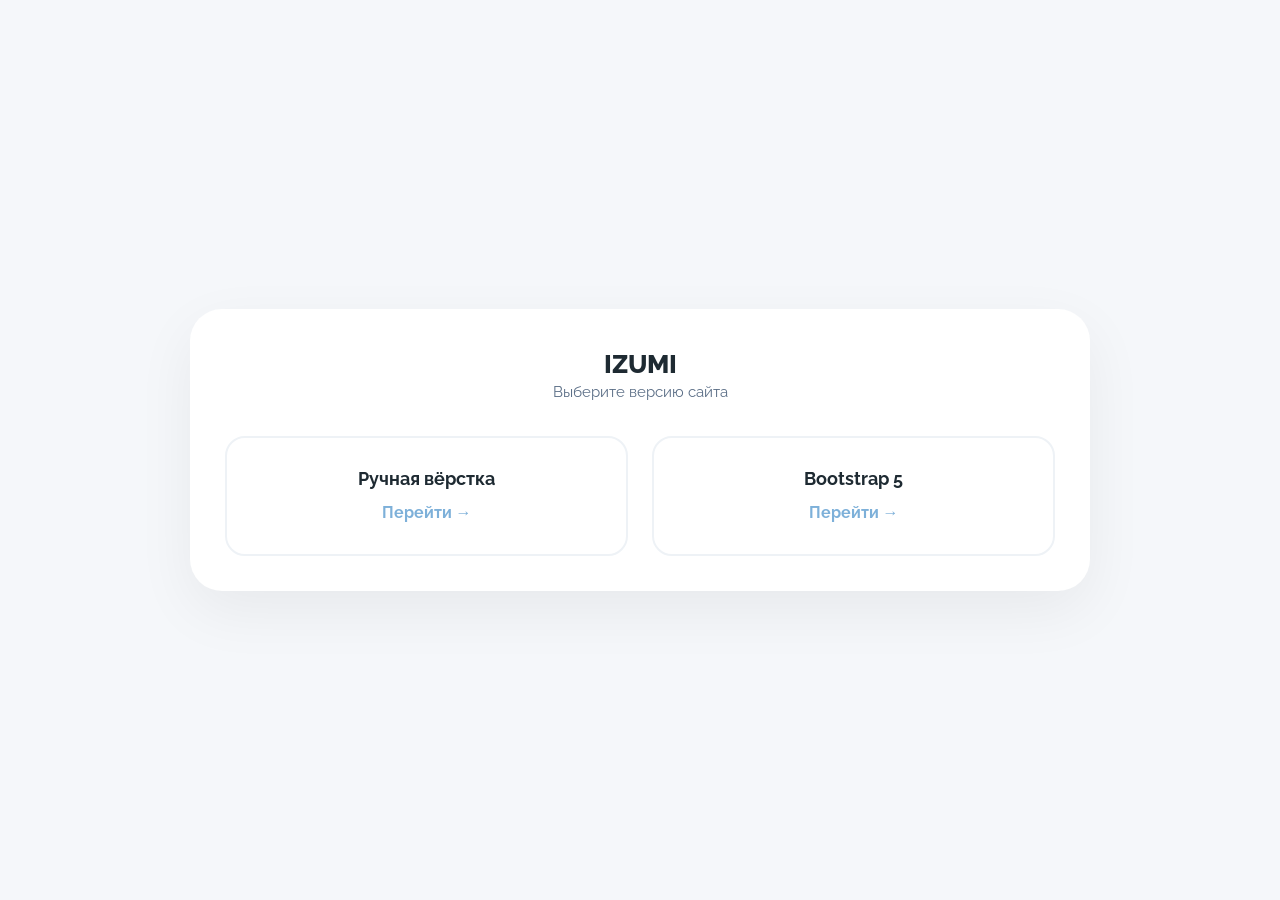
<file: index.html>
<!DOCTYPE html>
<html lang="ru">
<head>
    <meta charset="UTF-8">
    <meta name="viewport" content="width=device-width, initial-scale=1.0">
    <title>IZUMI — Выбор версии</title>
    <link href="https://fonts.googleapis.com/css2?family=Raleway:wght@400;600;700;800&display=swap" rel="stylesheet">
    <style>
        * {
            margin: 0;
            padding: 0;
            box-sizing: border-box;
        }

        body {
            font-family: 'Raleway', sans-serif;
            background: #f5f7fa;
            min-height: 100vh;
            display: flex;
            justify-content: center;
            align-items: center;
            padding: 20px;
        }

        .container {
            max-width: 900px;
            width: 100%;
            background: #ffffff;
            border-radius: 32px;
            padding: 40px 35px 35px;
            text-align: center;
            box-shadow: 0 20px 60px rgba(0, 0, 0, 0.06);
        }

        .logo img {
            height: 65px;
            margin-bottom: 6px;
        }

        .logo h1 {
            font-size: 26px;
            font-weight: 800;
            color: #1e2a32;
        }

        .logo p {
            color: #5c6f87;
            font-size: 15px;
            margin-top: 4px;
        }

        .cards {
            display: grid;
            grid-template-columns: 1fr 1fr;
            gap: 24px;
            margin-top: 35px;
        }

        .card {
            background: #ffffff;
            border-radius: 20px;
            padding: 30px 24px 32px;
            border: 2px solid #eef2f6;
            text-decoration: none;
            color: inherit;
            transition: all 0.3s ease;
        }

        .card:hover {
            transform: translateY(-6px);
            border-color: #7db0d9;
            box-shadow: 0 16px 32px rgba(0, 0, 0, 0.06);
        }

        .card .icon {
            font-size: 38px;
            display: block;
            margin-bottom: 10px;
        }

        .card h2 {
            font-size: 18px;
            font-weight: 700;
            color: #1e2a32;
        }

        .card p {
            color: #5c6f87;
            font-size: 13px;
            line-height: 1.5;
            margin: 8px 0 14px;
        }

        .card .tag {
            display: inline-block;
            font-size: 11px;
            font-weight: 600;
            padding: 3px 14px;
            border-radius: 20px;
            background: #f1f5f9;
            color: #5c6f87;
        }

        .card .tag.manual {
            background: #e8f0fe;
            color: #5a92c0;
        }

        .card .tag.bootstrap {
            background: #e8f5e9;
            color: #2e7d32;
        }

        .card .arrow {
            display: block;
            margin-top: 14px;
            font-weight: 700;
            color: #7db0d9;
            transition: transform 0.2s;
        }

        .card:hover .arrow {
            transform: translateX(4px);
        }

        .footer {
            margin-top: 32px;
            padding-top: 20px;
            border-top: 1px solid #eef2f6;
            font-size: 12px;
            color: #b0b0b0;
        }

        .footer a {
            color: #7db0d9;
            text-decoration: none;
        }

        .footer a:hover {
            text-decoration: underline;
        }

        @media (max-width: 650px) {
            .container {
                padding: 28px 18px 24px;
                border-radius: 24px;
            }

            .cards {
                grid-template-columns: 1fr;
                gap: 16px;
            }

            .logo h1 {
                font-size: 21px;
            }

            .logo img {
                height: 50px;
            }

            .card {
                padding: 24px 18px 26px;
            }

            .card h2 {
                font-size: 16px;
            }
        }
    </style>
</head>
<body>

    <div class="container">

        <div class="logo">
            <h1>IZUMI</h1>
            <p>Выберите версию сайта</p>
        </div>

        <div class="cards">

            <a href="manual/index.html" class="card">
               
                <h2>Ручная вёрстка</h2>
                <span class="arrow">Перейти →</span>
            </a>

            <a href="bootstrap/index.html" class="card">
                
                <h2>Bootstrap 5</h2>
                <span class="arrow">Перейти →</span>
            </a>

        </div>
    </div>

</body>
</html>
</file>
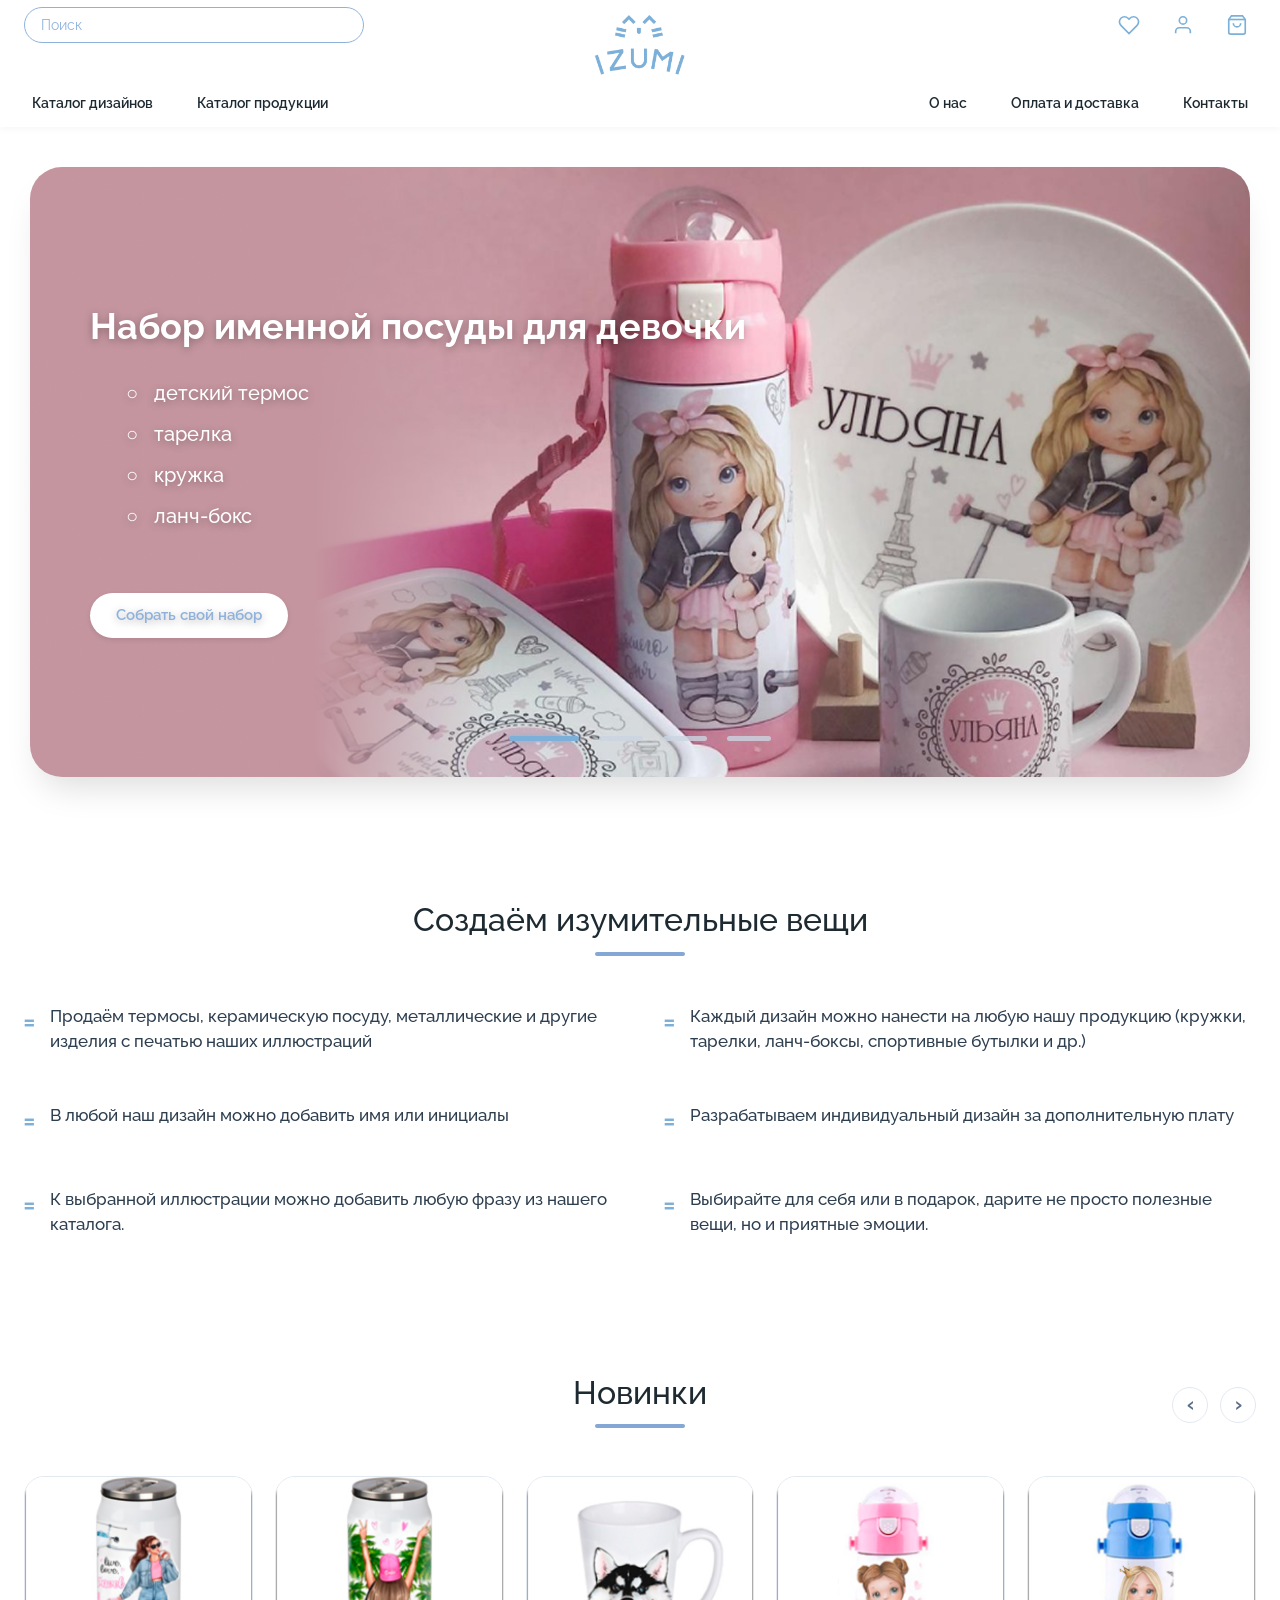
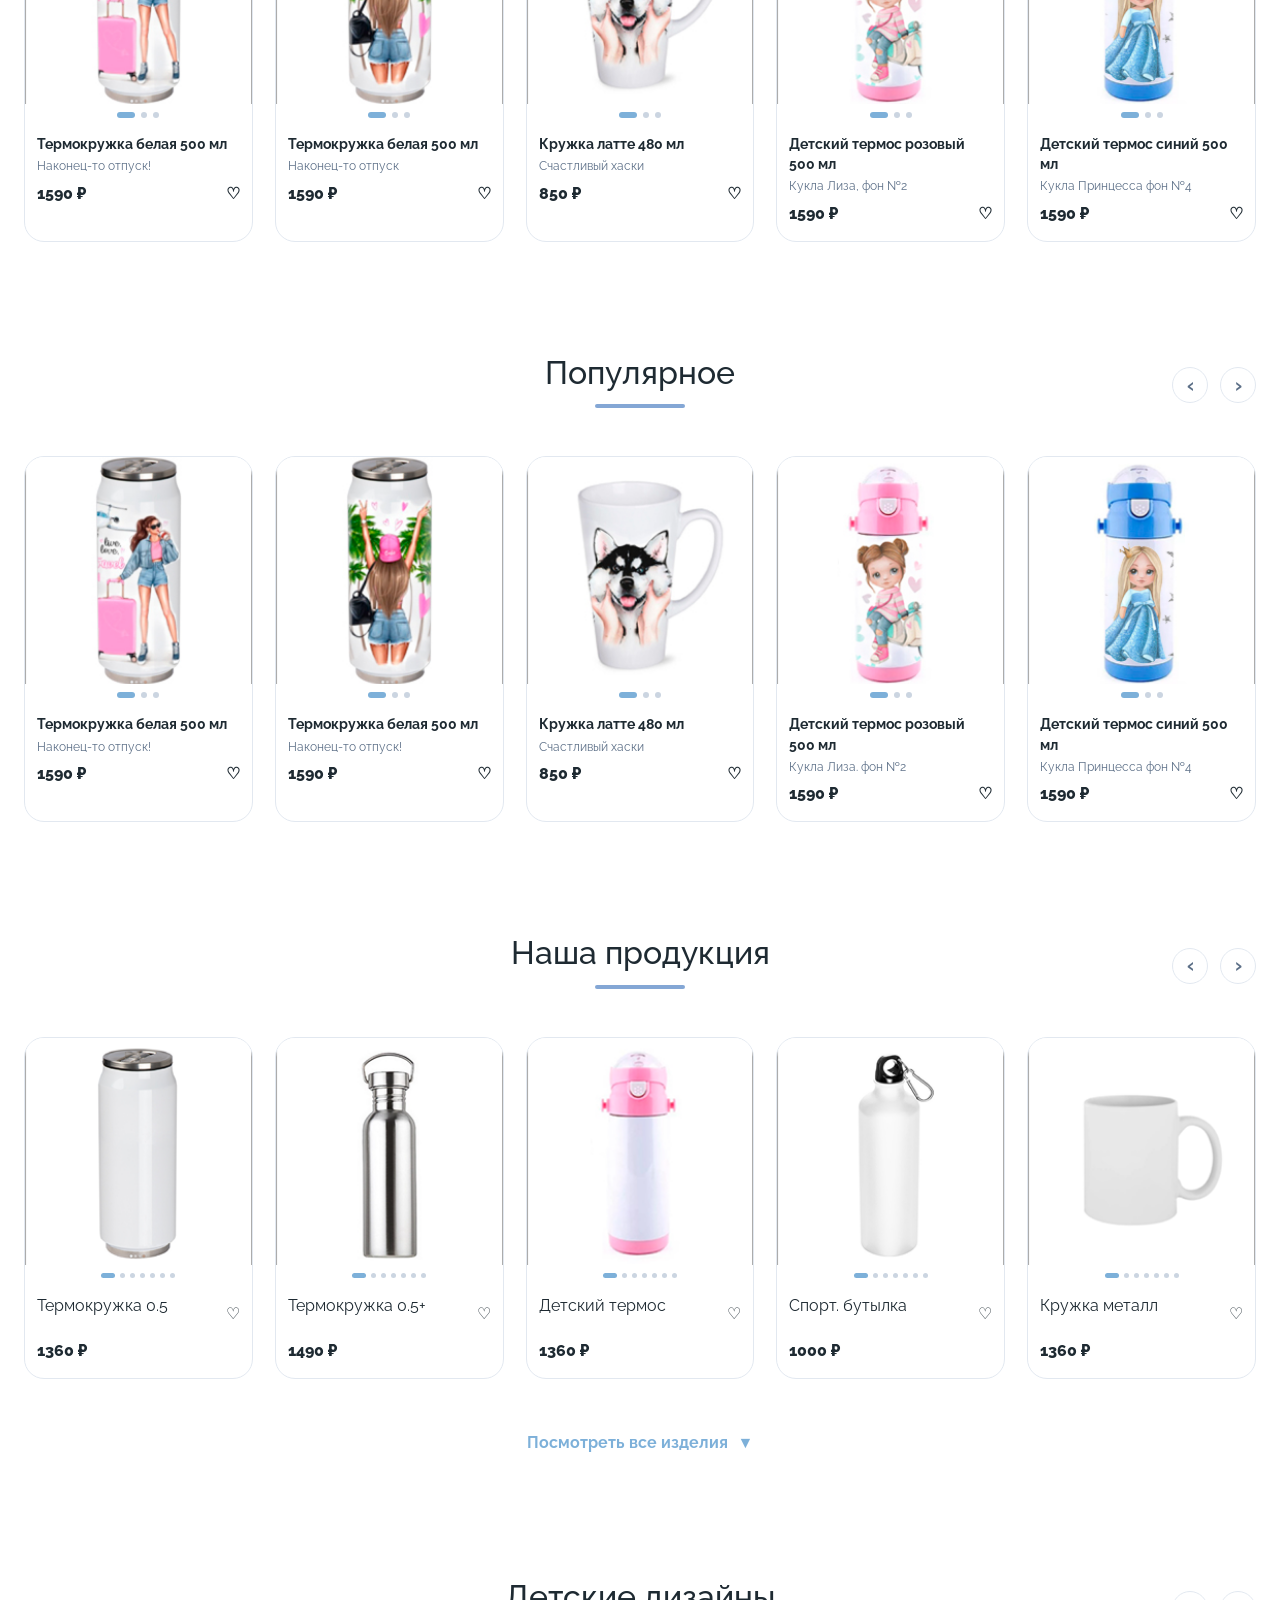
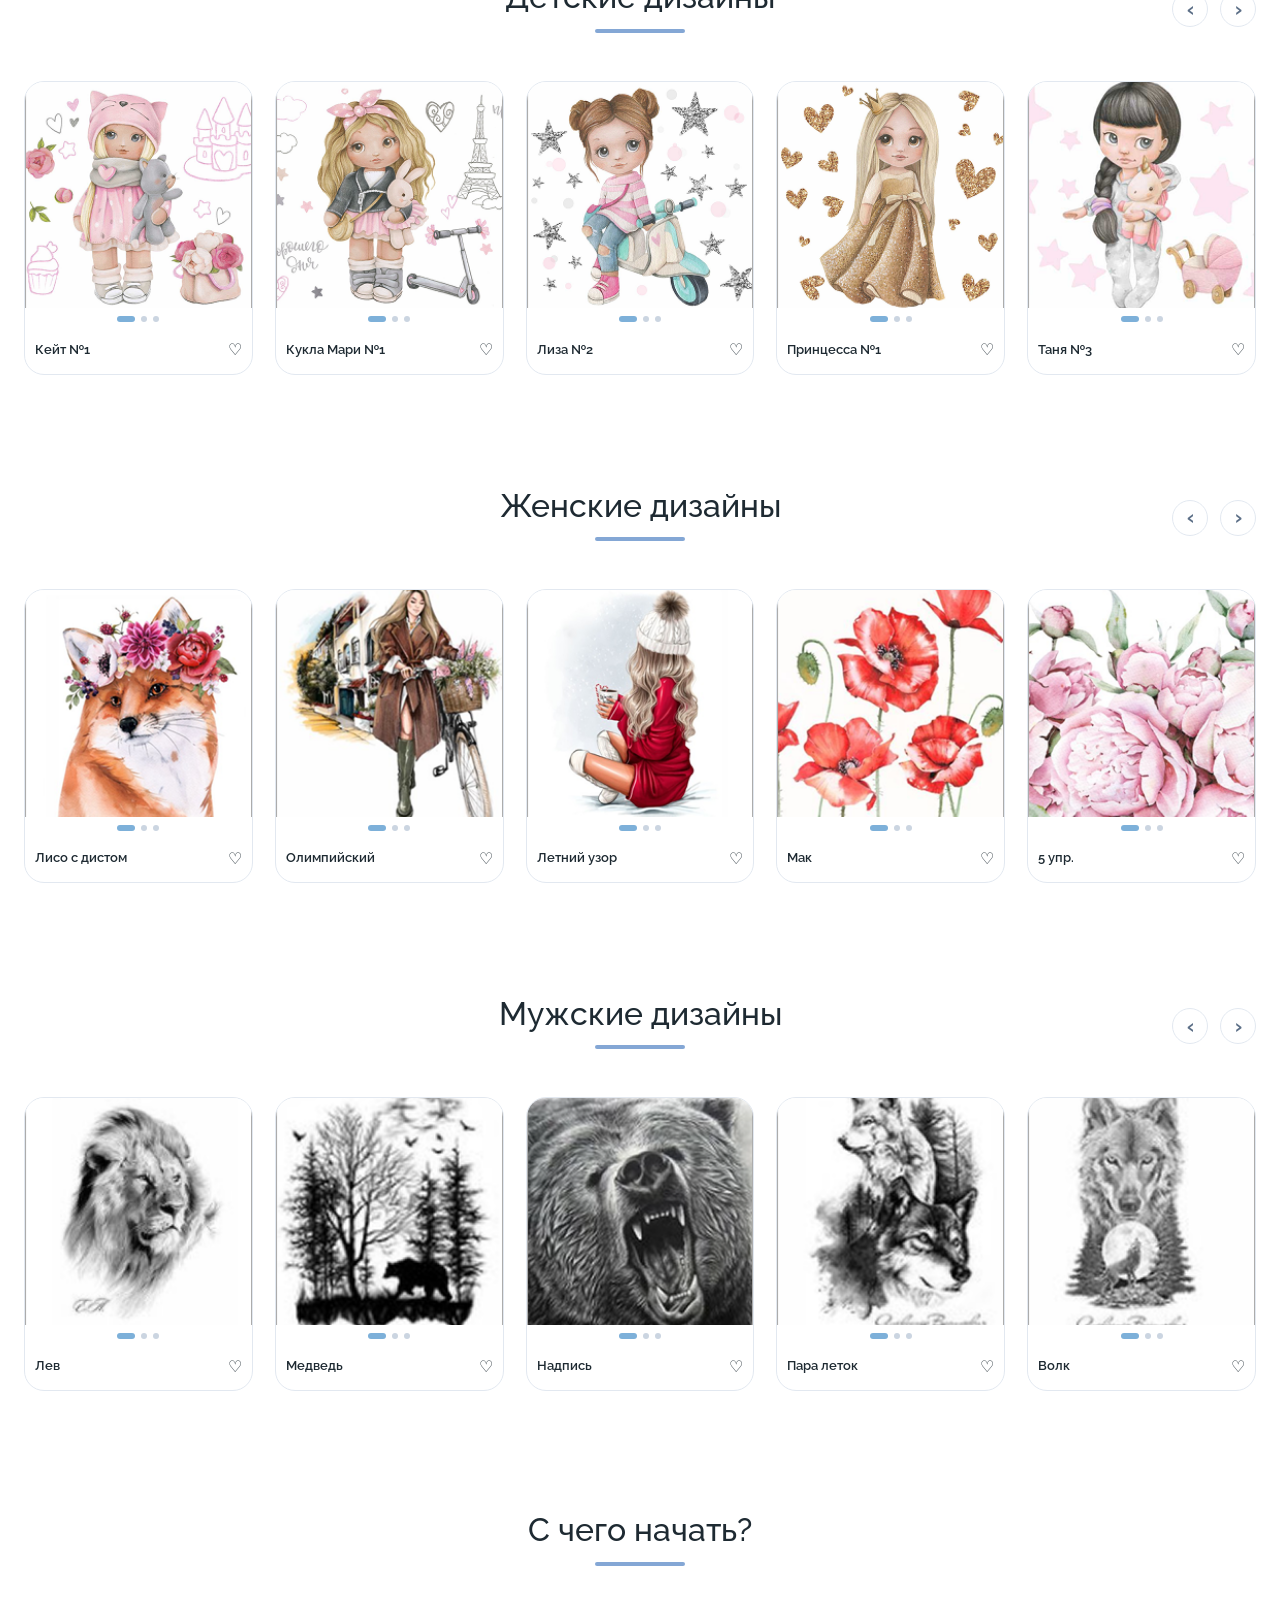
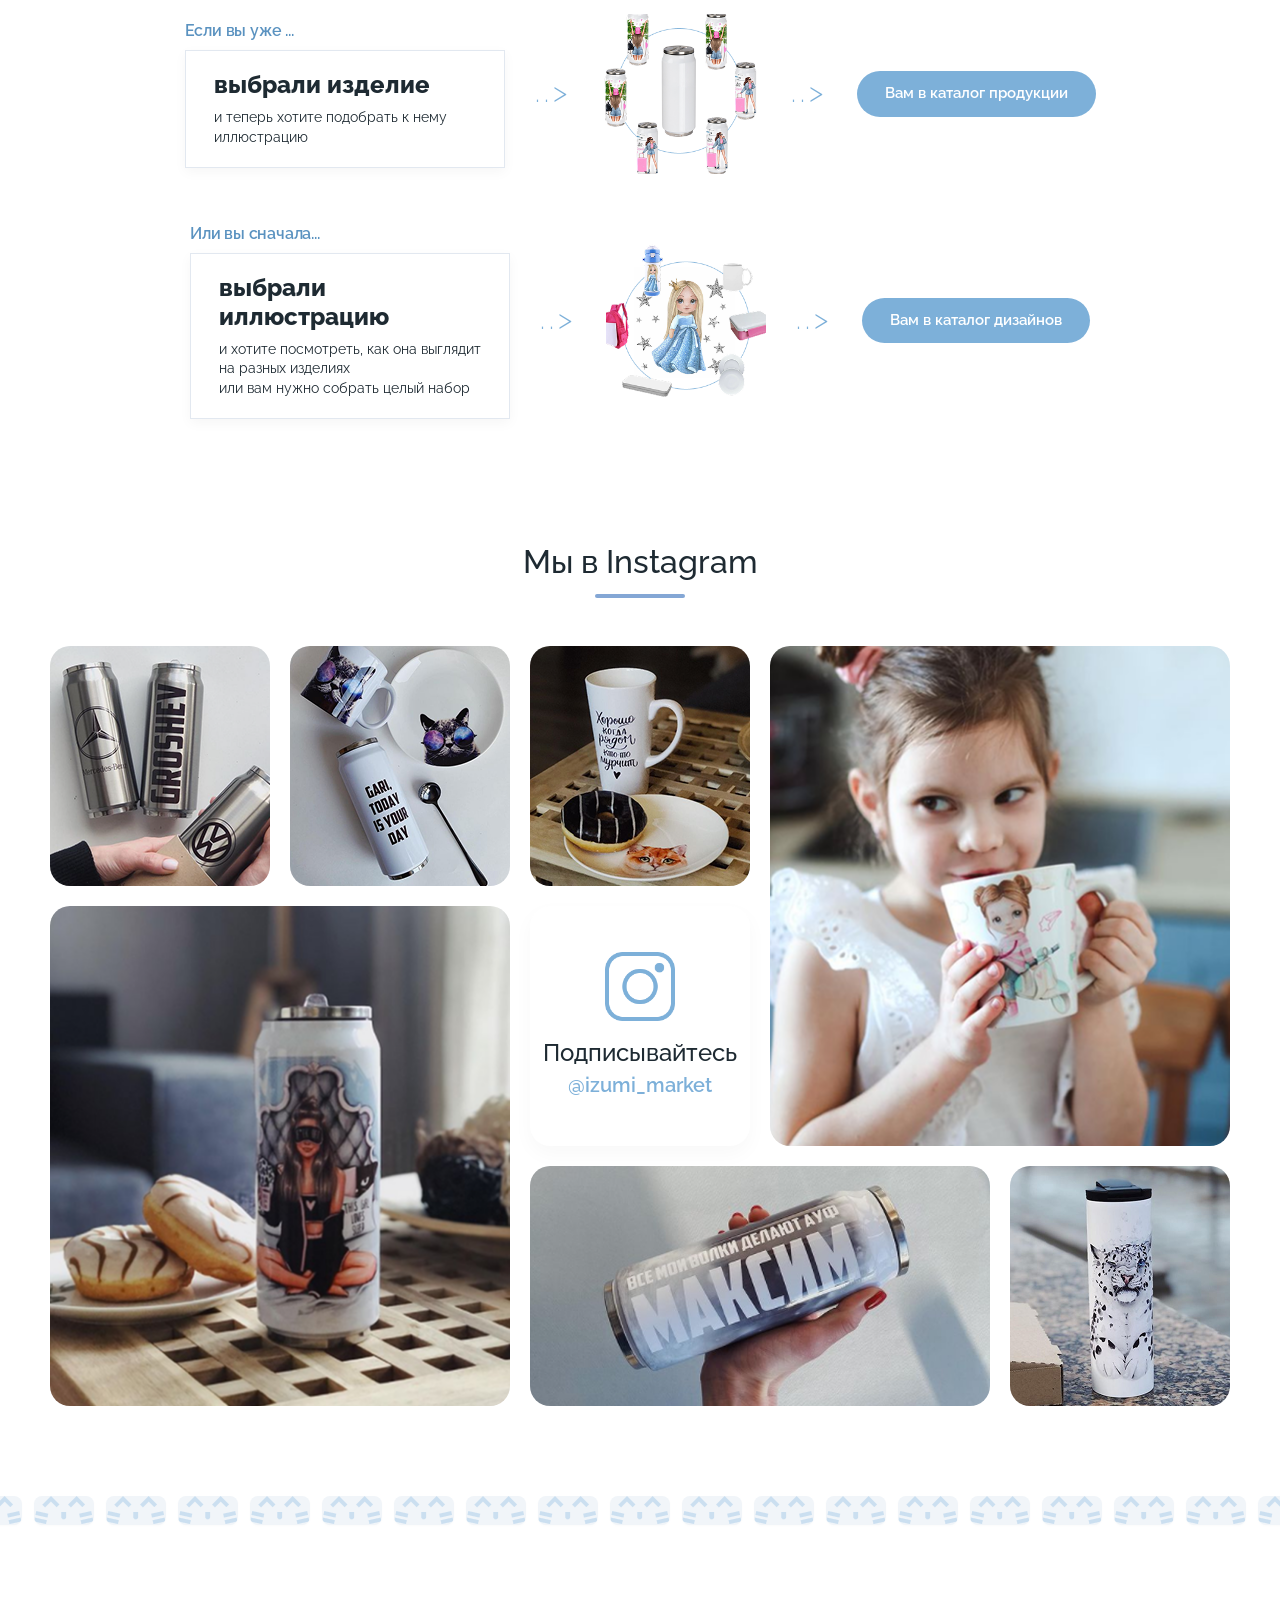
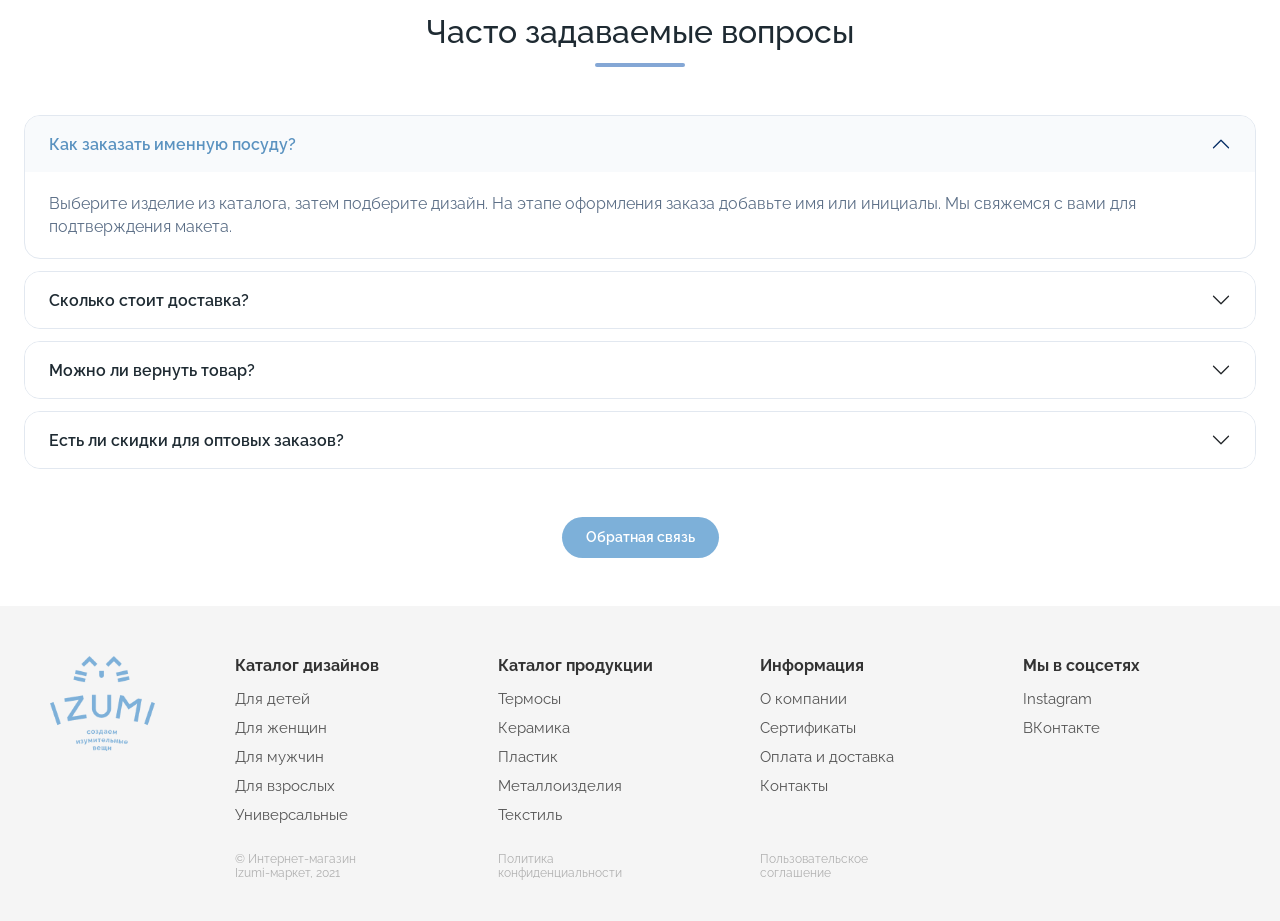
<file: bootstrap/index.html>
<!DOCTYPE html>
<html lang="ru">
<head>
    <meta charset="UTF-8">
    <meta name="viewport" content="width=device-width, initial-scale=1.0, user-scalable=yes">
    <title>IZUMI — Именная посуда с душой</title>

    <!-- Google Fonts -->
    <link href="https://fonts.googleapis.com/css2?family=Raleway:wght@300;400;500;600;700;800&display=swap" rel="stylesheet">

    <!-- ===== 1. ПОДКЛЮЧЕНИЕ BOOTSTRAP CSS ===== -->
    <link href="https://cdn.jsdelivr.net/npm/bootstrap@5.3.8/dist/css/bootstrap.min.css" rel="stylesheet">

    <!-- ===== 2. ПОДКЛЮЧЕНИЕ КАСТОМНЫХ СТИЛЕЙ ===== -->
    <link rel="stylesheet" href="style.css">
</head>

<body data-bs-spy="scroll" data-bs-target="#mainMenu" data-bs-smooth-scroll="true" tabindex="0">

    <!-- ===== ШАПКА ===== -->
    <header>
        <div class="header-top">
            <!-- Бургер -->
            <button class="burger-btn" id="burgerBtn" aria-label="Меню">☰</button>

            <!-- Поиск -->
            <div class="header-search">
                <input type="search" placeholder="Поиск">
            </div>

            <!-- Логотип -->
            <a href="#" class="header-logo">
                <img src="../image/Group 26.png" alt="IZUMI logo">
            </a>

            <!-- Иконки -->
            <div class="header-icons">
                <button aria-label="Избранное" data-bs-toggle="tooltip" title="Избранное">
                    <svg viewBox="0 0 24 24" fill="none" stroke="currentColor" stroke-width="1.8">
                        <path d="M20.84 4.61a5.5 5.5 0 0 0-7.78 0L12 5.67l-1.06-1.06a5.5 5.5 0 0 0-7.78 7.78l1.06 1.06L12 21.23l7.78-7.78 1.06-1.06a5.5 5.5 0 0 0 0-7.78z"/>
                    </svg>
                </button>
                <button aria-label="Аккаунт" data-bs-toggle="tooltip" title="Личный кабинет">
                    <svg viewBox="0 0 24 24" fill="none" stroke="currentColor" stroke-width="1.8">
                        <path d="M20 21v-2a4 4 0 0 0-4-4H8a4 4 0 0 0-4 4v2"/>
                        <circle cx="12" cy="7" r="4"/>
                    </svg>
                </button>
                <button aria-label="Корзина" data-bs-toggle="offcanvas" data-bs-target="#cartOffcanvas">
                    <svg viewBox="0 0 24 24" fill="none" stroke="currentColor" stroke-width="1.8">
                        <path d="M6 2 3 6v14a2 2 0 0 0 2 2h14a2 2 0 0 0 2-2V6l-3-4z"/>
                        <line x1="3" y1="6" x2="21" y2="6"/>
                        <path d="M16 10a4 4 0 0 1-8 0"/>
                    </svg>
                </button>
            </div>
        </div>

        <!-- ===== NAVBAR + DROPDOWN (Bootstrap) ===== -->
        <nav class="navbar navbar-expand-lg navbar-izumi" id="mainMenu">
            <div class="container">
                <button class="navbar-toggler" type="button" data-bs-toggle="collapse" data-bs-target="#navbarIzumi">
                    <span class="navbar-toggler-icon"></span>
                </button>
                <div class="collapse navbar-collapse" id="navbarIzumi">
                    <!-- Левая группа -->
                    <ul class="navbar-nav navbar-nav-left">
                        <li class="nav-item dropdown">
                            <a class="nav-link dropdown-toggle" href="#" data-bs-toggle="dropdown">
                                Каталог дизайнов
                            </a>
                            <ul class="dropdown-menu">
                                <li><a class="dropdown-item" href="#kids">Для детей</a></li>
                                <li><a class="dropdown-item" href="#women">Для женщин</a></li>
                                <li><a class="dropdown-item" href="#men">Для мужчин</a></li>
                                <li><hr class="dropdown-divider"></li>
                                <li><a class="dropdown-item" href="#">Все дизайны</a></li>
                            </ul>
                        </li>
                        <li class="nav-item dropdown">
                            <a class="nav-link dropdown-toggle" href="#" data-bs-toggle="dropdown">
                                Каталог продукции
                            </a>
                            <ul class="dropdown-menu">
                                <li><a class="dropdown-item" href="#catalog">Термосы</a></li>
                                <li><a class="dropdown-item" href="#catalog">Керамика</a></li>
                                <li><a class="dropdown-item" href="#catalog">Пластик</a></li>
                                <li><a class="dropdown-item" href="#catalog">Металлоизделия</a></li>
                            </ul>
                        </li>
                    </ul>

                    <!-- Правая группа -->
                    <ul class="navbar-nav navbar-nav-right">
                        <li class="nav-item"><a class="nav-link" href="#about">О нас</a></li>
                        <li class="nav-item"><a class="nav-link" href="#delivery">Оплата и доставка</a></li>
                        <li class="nav-item"><a class="nav-link" href="#contacts">Контакты</a></li>
                    </ul>
                </div>
            </div>
        </nav>
    </header>

    <!-- ===== МОБИЛЬНОЕ МЕНЮ ===== -->
    <div class="mobile-menu-overlay" id="mobileMenuOverlay">
        <div class="mobile-menu-container">
            <div class="mobile-menu-header">
                <button class="close-menu-btn" id="closeMenuBtn">&times;</button>
            </div>
            <div class="mobile-search">
                <input type="search" placeholder="Поиск товаров и дизайнов..." id="mobileSearchInput">
            </div>
            <div class="mobile-nav-list">
                <a href="#">Каталог дизайнов</a>
                <a href="#">Каталог продукции</a>
                <a href="#">О нас</a>
                <a href="#">Оплата и доставка</a>
                <a href="#">Контакты</a>
            </div>
            <div class="mobile-menu-footer">
                <div>IZUMI — посуда с душой</div>
            </div>
        </div>
    </div>

    <!-- ===== OFFCANVAS — Корзина ===== -->
    <div class="offcanvas offcanvas-end offcanvas-izumi" tabindex="-1" id="cartOffcanvas">
        <div class="offcanvas-header">
            <h5 class="offcanvas-title">🛒 Корзина</h5>
            <button type="button" class="btn-close" data-bs-dismiss="offcanvas"></button>
        </div>
        <div class="offcanvas-body">
            <div class="text-center py-5">
                <p class="text-muted">Ваша корзина пока пуста</p>
                <p class="small text-muted">Добавьте товары, чтобы оформить заказ</p>
                <button class="btn btn-primary mt-3" data-bs-dismiss="offcanvas">Продолжить покупки</button>
            </div>
        </div>
    </div>

    <!-- ===== MAIN ===== -->
    <main>

        <!-- ===== CAROUSEL ===== -->
        <div class="hero-wrapper">
            <div id="heroCarousel" class="carousel slide hero-carousel" data-bs-ride="carousel" data-bs-interval="5000">

                <!-- Индикаторы -->
                <div class="carousel-indicators">
                    <button type="button" data-bs-target="#heroCarousel" data-bs-slide-to="0" class="active"></button>
                    <button type="button" data-bs-target="#heroCarousel" data-bs-slide-to="1"></button>
                    <button type="button" data-bs-target="#heroCarousel" data-bs-slide-to="2"></button>
                    <button type="button" data-bs-target="#heroCarousel" data-bs-slide-to="3"></button>
                </div>

                <!-- Слайды -->
                <div class="carousel-inner">
                    <div class="carousel-item active">
                        <img src="../image/image 88.png" class="d-block w-100" alt="Набор именной посуды">
                        <div class="hero-overlay-content">
                            <h1 class="hero-title">Набор именной посуды для девочки</h1>
                            <ul class="hero-list">
                                <li>детский термос</li>
                                <li>тарелка</li>
                                <li>кружка</li>
                                <li>ланч-бокс</li>
                            </ul>
                            <a href="#" class="btn-primary">Собрать свой набор</a>
                        </div>
                    </div>
                    <div class="carousel-item">
                        <img src="../image/2.png" class="d-block w-100" alt="Именная посуда">
                        <div class="hero-overlay-content">
                            <h1>Именные кружки для всей семьи</h1>
                            <ul class="hero-list">
                                <li>керамика</li>
                                <li>термос</li>
                                <li>ланч-бокс</li>
                            </ul>
                            <a href="#" class="btn-primary">Выбрать дизайн</a>
                        </div>
                    </div>
                    <div class="carousel-item">
                        <img src="../image/3.png" class="d-block w-100" alt="Детская посуда">
                        <div class="hero-overlay-content">
                            <h1>Детские дизайны с именами</h1>
                            <ul class="hero-list">
                                <li>куклы</li>
                                <li>животные</li>
                                <li>сказочные герои</li>
                            </ul>
                            <a href="#" class="btn-primary">Смотреть все</a>
                        </div>
                    </div>
                    <div class="carousel-item">
                        <img src="../image/4.png" class="d-block w-100" alt="Подарочные наборы">
                        <div class="hero-overlay-content">
                            <h1>Подарочные наборы</h1>
                            <ul class="hero-list">
                                <li>индивидуальная упаковка</li>
                                <li>именная гравировка</li>
                                <li>доставка по всей России</li>
                            </ul>
                            <a href="#" class="btn-primary">Заказать подарок</a>
                        </div>
                    </div>
                </div>

                <!-- Управление -->
                <button class="carousel-control-prev" type="button" data-bs-target="#heroCarousel" data-bs-slide="prev">
                    <span class="carousel-control-prev-icon"></span>
                </button>
                <button class="carousel-control-next" type="button" data-bs-target="#heroCarousel" data-bs-slide="next">
                    <span class="carousel-control-next-icon"></span>
                </button>
            </div>
        </div>

        <!-- ===== USP ===== -->
        <section class="usp" id="about">
            <div class="container">
                <div class="section-header">
                    <h2 class="section-title">Создаём изумительные вещи</h2>
                </div>
                <div class="usp-grid">
                    <div class="usp-item"><p>Продаём термосы, керамическую посуду, металлические и другие изделия с печатью наших иллюстраций</p></div>
                    <div class="usp-item"><p>Каждый дизайн можно нанести на любую нашу продукцию (кружки, тарелки, ланч-боксы, спортивные бутылки и др.)</p></div>
                    <div class="usp-item"><p>В любой наш дизайн можно добавить имя или инициалы</p></div>
                    <div class="usp-item"><p>Разрабатываем индивидуальный дизайн за дополнительную плату</p></div>
                    <div class="usp-item"><p>К выбранной иллюстрации можно добавить любую фразу из нашего каталога.</p></div>
                    <div class="usp-item"><p>Выбирайте для себя или в подарок, дарите не просто полезные вещи, но и приятные эмоции.</p></div>
                </div>
            </div>
        </section>

        <!-- ===== НОВИНКИ ===== -->
        <section class="products-section" id="novinki">
            <div class="container">
                <div class="section-header">
                    <h2 class="section-title">Новинки</h2>
                    <div class="section-arrows">
                        <button class="arr-btn prev" data-section="novinki">‹</button>
                        <button class="arr-btn next" data-section="novinki">›</button>
                    </div>
                </div>
                <div class="products-grid" data-grid="novinki">
                    <div class="product-card">
                        <div class="product-card-img"><img src="../image/Rectangle 126 (3).png" alt="Термокружка"></div>
                        <div class="product-slider-dots"><span class="active"></span><span></span><span></span></div>
                        <div class="product-card-body">
                            <p class="product-card-name">Термокружка белая 500 мл</p>
                            <p class="product-card-sub">Наконец-то отпуск!</p>
                            <div class="price">1590 ₽ <span class="heart-icon" data-bs-toggle="tooltip" title="Добавить в избранное">♡</span></div>
                        </div>
                    </div>
                    <div class="product-card">
                        <div class="product-card-img"><img src="../image/Rectangle 126 (4).png" alt="Термокружка"></div>
                        <div class="product-slider-dots"><span class="active"></span><span></span><span></span></div>
                        <div class="product-card-body">
                            <p class="product-card-name">Термокружка белая 500 мл</p>
                            <p class="product-card-sub">Наконец-то отпуск</p>
                            <div class="price">1590 ₽ <span class="heart-icon" data-bs-toggle="tooltip" title="Добавить в избранное">♡</span></div>
                        </div>
                    </div>
                    <div class="product-card">
                        <div class="product-card-img"><img src="../image/Rectangle 126.png" alt="Кружка латте"></div>
                        <div class="product-slider-dots"><span class="active"></span><span></span><span></span></div>
                        <div class="product-card-body">
                            <p class="product-card-name">Кружка латте 480 мл</p>
                            <p class="product-card-sub">Счастливый хаски</p>
                            <div class="price">850 ₽ <span class="heart-icon" data-bs-toggle="tooltip" title="Добавить в избранное">♡</span></div>
                        </div>
                    </div>
                    <div class="product-card">
                        <div class="product-card-img"><img src="../image/Rectangle 126 (1).png" alt="Детский термос"></div>
                        <div class="product-slider-dots"><span class="active"></span><span></span><span></span></div>
                        <div class="product-card-body">
                            <p class="product-card-name">Детский термос розовый 500 мл</p>
                            <p class="product-card-sub">Кукла Лиза, фон №2</p>
                            <div class="price">1590 ₽ <span class="heart-icon" data-bs-toggle="tooltip" title="Добавить в избранное">♡</span></div>
                        </div>
                    </div>
                    <div class="product-card">
                        <div class="product-card-img"><img src="../image/Rectangle 126 (2).png" alt="Детский термос"></div>
                        <div class="product-slider-dots"><span class="active"></span><span></span><span></span></div>
                        <div class="product-card-body">
                            <p class="product-card-name">Детский термос синий 500 мл</p>
                            <p class="product-card-sub">Кукла Принцесса фон №4</p>
                            <div class="price">1590 ₽ <span class="heart-icon" data-bs-toggle="tooltip" title="Добавить в избранное">♡</span></div>
                        </div>
                    </div>
                </div>
            </div>
        </section>

        <!-- ===== ПОПУЛЯРНОЕ ===== -->
        <section class="products-section" style="background: #ffffff;" id="popular">
            <div class="container">
                <div class="section-header">
                    <h2 class="section-title">Популярное</h2>
                    <div class="section-arrows">
                        <button class="arr-btn prev" data-section="popular">‹</button>
                        <button class="arr-btn next" data-section="popular">›</button>
                    </div>
                </div>
                <div class="products-grid" data-grid="popular">
                    <div class="product-card">
                        <div class="product-card-img"><img src="../image/Rectangle 126 (3).png" alt="Термокружка"></div>
                        <div class="product-slider-dots"><span class="active"></span><span></span><span></span></div>
                        <div class="product-card-body">
                            <p class="product-card-name">Термокружка белая 500 мл</p>
                            <p class="product-card-sub">Наконец-то отпуск!</p>
                            <div class="price">1590 ₽ <span class="heart-icon" data-bs-toggle="tooltip" title="Добавить в избранное">♡</span></div>
                        </div>
                    </div>
                    <div class="product-card">
                        <div class="product-card-img"><img src="../image/Rectangle 126 (4).png" alt="Термокружка"></div>
                        <div class="product-slider-dots"><span class="active"></span><span></span><span></span></div>
                        <div class="product-card-body">
                            <p class="product-card-name">Термокружка белая 500 мл</p>
                            <p class="product-card-sub">Наконец‑то отпуск!</p>
                            <div class="price">1590 ₽ <span class="heart-icon" data-bs-toggle="tooltip" title="Добавить в избранное">♡</span></div>
                        </div>
                    </div>
                    <div class="product-card">
                        <div class="product-card-img"><img src="../image/Rectangle 126.png" alt="Кружка латте"></div>
                        <div class="product-slider-dots"><span class="active"></span><span></span><span></span></div>
                        <div class="product-card-body">
                            <p class="product-card-name">Кружка латте 480 мл</p>
                            <p class="product-card-sub">Счастливый хаски</p>
                            <div class="price">850 ₽ <span class="heart-icon" data-bs-toggle="tooltip" title="Добавить в избранное">♡</span></div>
                        </div>
                    </div>
                    <div class="product-card">
                        <div class="product-card-img"><img src="../image/Rectangle 126 (1).png" alt="Детский термос"></div>
                        <div class="product-slider-dots"><span class="active"></span><span></span><span></span></div>
                        <div class="product-card-body">
                            <p class="product-card-name">Детский термос розовый 500 мл</p>
                            <p class="product-card-sub">Кукла Лиза. фон №2</p>
                            <div class="price">1590 ₽ <span class="heart-icon" data-bs-toggle="tooltip" title="Добавить в избранное">♡</span></div>
                        </div>
                    </div>
                    <div class="product-card">
                        <div class="product-card-img"><img src="../image/Rectangle 126 (2).png" alt="Детский термос"></div>
                        <div class="product-slider-dots"><span class="active"></span><span></span><span></span></div>
                        <div class="product-card-body">
                            <p class="product-card-name">Детский термос синий 500 мл</p>
                            <p class="product-card-sub">Кукла Принцесса фон №4</p>
                            <div class="price">1590 ₽ <span class="heart-icon" data-bs-toggle="tooltip" title="Добавить в избранное">♡</span></div>
                        </div>
                    </div>
                </div>
            </div>
        </section>

        <!-- ===== КАТАЛОГ ПРОДУКЦИИ ===== -->
        <section class="catalog-section" id="catalog">
            <div class="container">
                <div class="section-header">
                    <h2 class="section-title">Наша продукция</h2>
                    <div class="section-arrows">
                        <button class="arr-btn prev" data-section="catalog">‹</button>
                        <button class="arr-btn next" data-section="catalog">›</button>
                    </div>
                </div>
                <div class="catalog-grid" data-grid="catalog">
                    <div class="catalog-card">
                        <div class="catalog-card-img"><img src="../image/Rectangle 126 (5).png" alt="Термокружка"></div>
                        <div class="catalog-slider-dots"><span class="active"></span><span></span><span></span><span></span><span></span><span></span><span></span></div>
                        <div class="catalog-card-body">
                            <div style="display: flex; justify-content: space-between; align-items: center;">
                                <p class="catalog-card-name">Термокружка 0.5</p>
                                <span class="heart-icon" data-bs-toggle="tooltip" title="Добавить в избранное">♡</span>
                            </div>
                            <div class="price" style="margin-top: 6px;">1360 ₽</div>
                        </div>
                    </div>
                    <div class="catalog-card">
                        <div class="catalog-card-img"><img src="../image/Rectangle 126 (6).png" alt="Термокружка"></div>
                        <div class="catalog-slider-dots"><span class="active"></span><span></span><span></span><span></span><span></span><span></span><span></span></div>
                        <div class="catalog-card-body">
                            <div style="display: flex; justify-content: space-between; align-items: center;">
                                <p class="catalog-card-name">Термокружка 0.5+</p>
                                <span class="heart-icon" data-bs-toggle="tooltip" title="Добавить в избранное">♡</span>
                            </div>
                            <div class="price" style="margin-top: 6px;">1490 ₽</div>
                        </div>
                    </div>
                    <div class="catalog-card">
                        <div class="catalog-card-img"><img src="../image/Rectangle 126 (7).png" alt="Детский термос"></div>
                        <div class="catalog-slider-dots"><span class="active"></span><span></span><span></span><span></span><span></span><span></span><span></span></div>
                        <div class="catalog-card-body">
                            <div style="display: flex; justify-content: space-between; align-items: center;">
                                <p class="catalog-card-name">Детский термос</p>
                                <span class="heart-icon" data-bs-toggle="tooltip" title="Добавить в избранное">♡</span>
                            </div>
                            <div class="price" style="margin-top: 6px;">1360 ₽</div>
                        </div>
                    </div>
                    <div class="catalog-card">
                        <div class="catalog-card-img"><img src="../image/Rectangle 126 (8).png" alt="Бутылка"></div>
                        <div class="catalog-slider-dots"><span class="active"></span><span></span><span></span><span></span><span></span><span></span><span></span></div>
                        <div class="catalog-card-body">
                            <div style="display: flex; justify-content: space-between; align-items: center;">
                                <p class="catalog-card-name">Спорт. бутылка</p>
                                <span class="heart-icon" data-bs-toggle="tooltip" title="Добавить в избранное">♡</span>
                            </div>
                            <div class="price" style="margin-top: 6px;">1000 ₽</div>
                        </div>
                    </div>
                    <div class="catalog-card">
                        <div class="catalog-card-img"><img src="../image/Rectangle 126 (9).png" alt="Кружка металл"></div>
                        <div class="catalog-slider-dots"><span class="active"></span><span></span><span></span><span></span><span></span><span></span><span></span></div>
                        <div class="catalog-card-body">
                            <div style="display: flex; justify-content: space-between; align-items: center;">
                                <p class="catalog-card-name">Кружка металл</p>
                                <span class="heart-icon" data-bs-toggle="tooltip" title="Добавить в избранное">♡</span>
                            </div>
                            <div class="price" style="margin-top: 6px;">1360 ₽</div>
                        </div>
                    </div>
                </div>
                <div class="catalog-footer">
                    <a href="#" class="catalog-view-all">Посмотреть все изделия <span class="arrow-down">▼</span></a>
                </div>
            </div>
        </section>

        <!-- ===== ДЕТСКИЕ ДИЗАЙНЫ ===== -->
        <section class="designs-section" id="kids">
            <div class="container">
                <div class="section-header">
                    <h2 class="section-title">Детские дизайны</h2>
                    <div class="section-arrows">
                        <button class="arr-btn prev" data-section="kids">‹</button>
                        <button class="arr-btn next" data-section="kids">›</button>
                    </div>
                </div>
                <div class="design-grid" data-grid="kids">
                    <div class="design-card">
                        <div class="design-card-img"><img src="../image/Rectangle 17.png" alt="Кейт №1"></div>
                        <div class="product-slider-dots"><span class="active"></span><span></span><span></span></div>
                        <div class="design-card-name-wrapper">
                            <span class="design-card-name">Кейт №1</span>
                            <span class="heart-icon" data-bs-toggle="tooltip" title="Добавить в избранное">♡</span>
                        </div>
                    </div>
                    <div class="design-card">
                        <div class="design-card-img"><img src="../image/Rectangle 17 (1).png" alt="Кукла Мари №1"></div>
                        <div class="product-slider-dots"><span class="active"></span><span></span><span></span></div>
                        <div class="design-card-name-wrapper">
                            <span class="design-card-name">Кукла Мари №1</span>
                            <span class="heart-icon" data-bs-toggle="tooltip" title="Добавить в избранное">♡</span>
                        </div>
                    </div>
                    <div class="design-card">
                        <div class="design-card-img"><img src="../image/Rectangle 17 (2).png" alt="Лиза №2"></div>
                        <div class="product-slider-dots"><span class="active"></span><span></span><span></span></div>
                        <div class="design-card-name-wrapper">
                            <span class="design-card-name">Лиза №2</span>
                            <span class="heart-icon" data-bs-toggle="tooltip" title="Добавить в избранное">♡</span>
                        </div>
                    </div>
                    <div class="design-card">
                        <div class="design-card-img"><img src="../image/Rectangle 17 (3).png" alt="Принцесса №1"></div>
                        <div class="product-slider-dots"><span class="active"></span><span></span><span></span></div>
                        <div class="design-card-name-wrapper">
                            <span class="design-card-name">Принцесса №1</span>
                            <span class="heart-icon" data-bs-toggle="tooltip" title="Добавить в избранное">♡</span>
                        </div>
                    </div>
                    <div class="design-card">
                        <div class="design-card-img"><img src="../image/Rectangle 17 (4).png" alt="Таня №3"></div>
                        <div class="product-slider-dots"><span class="active"></span><span></span><span></span></div>
                        <div class="design-card-name-wrapper">
                            <span class="design-card-name">Таня №3</span>
                            <span class="heart-icon" data-bs-toggle="tooltip" title="Добавить в избранное">♡</span>
                        </div>
                    </div>
                </div>
            </div>
        </section>

        <!-- ===== ЖЕНСКИЕ ДИЗАЙНЫ ===== -->
        <section class="designs-section" style="background: #ffffff;" id="women">
            <div class="container">
                <div class="section-header">
                    <h2 class="section-title">Женские дизайны</h2>
                    <div class="section-arrows">
                        <button class="arr-btn prev" data-section="women">‹</button>
                        <button class="arr-btn next" data-section="women">›</button>
                    </div>
                </div>
                <div class="design-grid" data-grid="women">
                    <div class="design-card">
                        <div class="design-card-img"><img src="../image/Rectangle 17 (5).png" alt="Лисо с дистом"></div>
                        <div class="product-slider-dots"><span class="active"></span><span></span><span></span></div>
                        <div class="design-card-name-wrapper">
                            <span class="design-card-name">Лисо с дистом</span>
                            <span class="heart-icon" data-bs-toggle="tooltip" title="Добавить в избранное">♡</span>
                        </div>
                    </div>
                    <div class="design-card">
                        <div class="design-card-img"><img src="../image/Rectangle 17 (6).png" alt="Олимпийский"></div>
                        <div class="product-slider-dots"><span class="active"></span><span></span><span></span></div>
                        <div class="design-card-name-wrapper">
                            <span class="design-card-name">Олимпийский</span>
                            <span class="heart-icon" data-bs-toggle="tooltip" title="Добавить в избранное">♡</span>
                        </div>
                    </div>
                    <div class="design-card">
                        <div class="design-card-img"><img src="../image/Rectangle 17 (7).png" alt="Летний узор"></div>
                        <div class="product-slider-dots"><span class="active"></span><span></span><span></span></div>
                        <div class="design-card-name-wrapper">
                            <span class="design-card-name">Летний узор</span>
                            <span class="heart-icon" data-bs-toggle="tooltip" title="Добавить в избранное">♡</span>
                        </div>
                    </div>
                    <div class="design-card">
                        <div class="design-card-img"><img src="../image/Rectangle 17 (8).png" alt="Мак"></div>
                        <div class="product-slider-dots"><span class="active"></span><span></span><span></span></div>
                        <div class="design-card-name-wrapper">
                            <span class="design-card-name">Мак</span>
                            <span class="heart-icon" data-bs-toggle="tooltip" title="Добавить в избранное">♡</span>
                        </div>
                    </div>
                    <div class="design-card">
                        <div class="design-card-img"><img src="../image/Rectangle 17 (9).png" alt="5 упр."></div>
                        <div class="product-slider-dots"><span class="active"></span><span></span><span></span></div>
                        <div class="design-card-name-wrapper">
                            <span class="design-card-name">5 упр.</span>
                            <span class="heart-icon" data-bs-toggle="tooltip" title="Добавить в избранное">♡</span>
                        </div>
                    </div>
                </div>
            </div>
        </section>

        <!-- ===== МУЖСКИЕ ДИЗАЙНЫ ===== -->
        <section class="designs-section" id="men">
            <div class="container">
                <div class="section-header">
                    <h2 class="section-title">Мужские дизайны</h2>
                    <div class="section-arrows">
                        <button class="arr-btn prev" data-section="men">‹</button>
                        <button class="arr-btn next" data-section="men">›</button>
                    </div>
                </div>
                <div class="design-grid" data-grid="men">
                    <div class="design-card">
                        <div class="design-card-img"><img src="../image/Rectangle 17 (14).png" alt="Лев"></div>
                        <div class="product-slider-dots"><span class="active"></span><span></span><span></span></div>
                        <div class="design-card-name-wrapper">
                            <span class="design-card-name">Лев</span>
                            <span class="heart-icon" data-bs-toggle="tooltip" title="Добавить в избранное">♡</span>
                        </div>
                    </div>
                    <div class="design-card">
                        <div class="design-card-img"><img src="../image/Rectangle 17 (10).png" alt="Медведь"></div>
                        <div class="product-slider-dots"><span class="active"></span><span></span><span></span></div>
                        <div class="design-card-name-wrapper">
                            <span class="design-card-name">Медведь</span>
                            <span class="heart-icon" data-bs-toggle="tooltip" title="Добавить в избранное">♡</span>
                        </div>
                    </div>
                    <div class="design-card">
                        <div class="design-card-img"><img src="../image/Rectangle 17 (11).png" alt="Надпись"></div>
                        <div class="product-slider-dots"><span class="active"></span><span></span><span></span></div>
                        <div class="design-card-name-wrapper">
                            <span class="design-card-name">Надпись</span>
                            <span class="heart-icon" data-bs-toggle="tooltip" title="Добавить в избранное">♡</span>
                        </div>
                    </div>
                    <div class="design-card">
                        <div class="design-card-img"><img src="../image/Rectangle 17 (12).png" alt="Пара леток"></div>
                        <div class="product-slider-dots"><span class="active"></span><span></span><span></span></div>
                        <div class="design-card-name-wrapper">
                            <span class="design-card-name">Пара леток</span>
                            <span class="heart-icon" data-bs-toggle="tooltip" title="Добавить в избранное">♡</span>
                        </div>
                    </div>
                    <div class="design-card">
                        <div class="design-card-img"><img src="../image/Rectangle 17 (13).png" alt="Волк"></div>
                        <div class="product-slider-dots"><span class="active"></span><span></span><span></span></div>
                        <div class="design-card-name-wrapper">
                            <span class="design-card-name">Волк</span>
                            <span class="heart-icon" data-bs-toggle="tooltip" title="Добавить в избранное">♡</span>
                        </div>
                    </div>
                </div>
            </div>
        </section>

        <!-- ===== С ЧЕГО НАЧАТЬ? ===== -->
        <section class="how-section" id="delivery">
            <div class="container">
                <div class="section-header">
                    <h2 class="section-title">С чего начать?</h2>
                </div>
                <div class="how-vertical">
                    <div class="how-row">
                        <div class="how-text-wrapper">
                            <div class="how-label">Если вы уже ...</div>
                            <div class="how-text-card">
                                <h3>выбрали изделие</h3>
                                <p>и теперь хотите подобрать к нему иллюстрацию</p>
                            </div>
                        </div>
                        <div class="decor-arrow">..&gt;</div>
                        <img class="how-step-img" src="../image/Group 348.png" alt="Пример изделия">
                        <div class="decor-arrow">..&gt;</div>
                        <a href="#" class="btn-how">Вам в каталог продукции</a>
                    </div>
                    <div class="how-row">
                        <div class="how-text-wrapper">
                            <div class="how-label">Или вы сначала...</div>
                            <div class="how-text-card">
                                <h3>выбрали иллюстрацию</h3>
                                <p>и хотите посмотреть, как она выглядит на разных изделиях<br>или вам нужно собрать целый набор</p>
                            </div>
                        </div>
                        <div class="decor-arrow">..&gt;</div>
                        <img class="how-step-img" src="../image/Group 345.png" alt="Пример дизайна">
                        <div class="decor-arrow">..&gt;</div>
                        <a href="#" class="btn-how">Вам в каталог дизайнов</a>
                    </div>
                </div>
            </div>
        </section>

        <!-- ===== INSTAGRAM ===== -->
        <section class="instagram-section" id="contacts">
            <div class="container">
                <div class="section-header">
                    <h2 class="section-title">Мы в Instagram</h2>
                </div>
                <div class="instagram-layout">
                    <div class="insta-item insta-1"><img src="../image/Rectangle 19.png" alt=""></div>
                    <div class="insta-item insta-2"><img src="../image/Rectangle 117.png" alt=""></div>
                    <div class="insta-item insta-3"><img src="../image/Rectangle 17 (15).png" alt=""></div>
                    <div class="insta-item insta-4"><img src="../image/Rectangle 38.png" alt=""></div>
                    <div class="insta-item insta-5"><img src="../image/jbVlVL4KhDY 1.png" alt=""></div>
                    <div class="instagram-center">
                        <img src="../image/Group 41.png" alt="" class="instagram-icon">
                        <div>
                            <div class="instagram-text">Подписывайтесь</div>
                            <a href="#" class="instagram-account">@izumi_market</a>
                        </div>
                    </div>
                    <div class="insta-item insta-6"><img src="../image/Rectangle 25.png" alt=""></div>
                    <div class="insta-item insta-7"><img src="../image/Rectangle 20.png" alt=""></div>
                </div>
            </div>
        </section>

        <!-- ===== ГАЛЕРЕЯ-СТРИП ===== -->
        <div class="gallery-strip">
            <div class="strip-container">
                <div class="strip-item"><img src="../image/Vector (1).png" alt="галерея"></div>
                <div class="strip-item"><img src="../image/Vector (1).png" alt="галерея"></div>
                <div class="strip-item"><img src="../image/Vector (1).png" alt="галерея"></div>
                <div class="strip-item"><img src="../image/Vector (1).png" alt="галерея"></div>
                <div class="strip-item"><img src="../image/Vector (1).png" alt="галерея"></div>
                <div class="strip-item"><img src="../image/Vector (1).png" alt="галерея"></div>
                <div class="strip-item"><img src="../image/Vector (1).png" alt="галерея"></div>
                <div class="strip-item"><img src="../image/Vector (1).png" alt="галерея"></div>
                <div class="strip-item"><img src="../image/Vector (1).png" alt="галерея"></div>
                <div class="strip-item"><img src="../image/Vector (1).png" alt="галерея"></div>
                <div class="strip-item"><img src="../image/Vector (1).png" alt="галерея"></div>
                <div class="strip-item"><img src="../image/Vector (1).png" alt="галерея"></div>
                <div class="strip-item"><img src="../image/Vector (1).png" alt="галерея"></div>
                <div class="strip-item"><img src="../image/Vector (1).png" alt="галерея"></div>
                <div class="strip-item"><img src="../image/Vector (1).png" alt="галерея"></div>
                <div class="strip-item"><img src="../image/Vector (1).png" alt="галерея"></div>
                <div class="strip-item"><img src="../image/Vector (1).png" alt="галерея"></div>
                <div class="strip-item"><img src="../image/Vector (1).png" alt="галерея"></div>
                <div class="strip-item"><img src="../image/Vector (1).png" alt="галерея"></div>
                <div class="strip-item"><img src="../image/Vector (1).png" alt="галерея"></div>
                <div class="strip-item"><img src="../image/Vector (1).png" alt="галерея"></div>
                <div class="strip-item"><img src="../image/Vector (1).png" alt="галерея"></div>
                <div class="strip-item"><img src="../image/Vector (1).png" alt="галерея"></div>
                <div class="strip-item"><img src="../image/Vector (1).png" alt="галерея"></div>
                <div class="strip-item"><img src="../image/Vector (1).png" alt="галерея"></div>
            </div>
        </div>

        <!-- ===== ACCORDION (FAQ) ===== -->
        <section class="container my-5" id="faq">
            <div class="section-header">
                <h2 class="section-title">Часто задаваемые вопросы</h2>
            </div>
            <div class="accordion accordion-izumi" id="faqAccordion">
                <div class="accordion-item">
                    <h2 class="accordion-header">
                        <button class="accordion-button" type="button" data-bs-toggle="collapse" data-bs-target="#faq1">
                            Как заказать именную посуду?
                        </button>
                    </h2>
                    <div id="faq1" class="accordion-collapse collapse show" data-bs-parent="#faqAccordion">
                        <div class="accordion-body">
                            Выберите изделие из каталога, затем подберите дизайн. На этапе оформления заказа добавьте имя или инициалы. Мы свяжемся с вами для подтверждения макета.
                        </div>
                    </div>
                </div>
                <div class="accordion-item">
                    <h2 class="accordion-header">
                        <button class="accordion-button collapsed" type="button" data-bs-toggle="collapse" data-bs-target="#faq2">
                            Сколько стоит доставка?
                        </button>
                    </h2>
                    <div id="faq2" class="accordion-collapse collapse" data-bs-parent="#faqAccordion">
                        <div class="accordion-body">
                            Стоимость доставки зависит от вашего региона. Отправляем по всей России через СДЭК и Почту России. Точную стоимость вы увидите при оформлении заказа.
                        </div>
                    </div>
                </div>
                <div class="accordion-item">
                    <h2 class="accordion-header">
                        <button class="accordion-button collapsed" type="button" data-bs-toggle="collapse" data-bs-target="#faq3">
                            Можно ли вернуть товар?
                        </button>
                    </h2>
                    <div id="faq3" class="accordion-collapse collapse" data-bs-parent="#faqAccordion">
                        <div class="accordion-body">
                            Да, вы можете вернуть товар в течение 14 дней с момента получения, если он не был в использовании и сохранён товарный вид. Именная персонализация возврату не подлежит.
                        </div>
                    </div>
                </div>
                <div class="accordion-item">
                    <h2 class="accordion-header">
                        <button class="accordion-button collapsed" type="button" data-bs-toggle="collapse" data-bs-target="#faq4">
                            Есть ли скидки для оптовых заказов?
                        </button>
                    </h2>
                    <div id="faq4" class="accordion-collapse collapse" data-bs-parent="#faqAccordion">
                        <div class="accordion-body">
                            Да, для заказов от 10 единиц продукции действуют оптовые скидки. Свяжитесь с нашим менеджером для расчёта индивидуальных условий.
                        </div>
                    </div>
                </div>
            </div>
        </section>

        <!-- ===== MODAL (обратная связь) ===== -->
        <div class="text-center mb-5">
            <button class="btn-feedback" data-bs-toggle="modal" data-bs-target="#feedbackModal">
                Обратная связь
            </button>
        </div>

        <!-- Модальное окно -->
        <div class="modal fade" id="feedbackModal" tabindex="-1">
            <div class="modal-dialog modal-dialog-centered">
                <div class="modal-content">
                    <div class="modal-header">
                        <h5 class="modal-title">Обратная связь</h5>
                        <button type="button" class="btn-close" data-bs-dismiss="modal"></button>
                    </div>
                    <div class="modal-body">
                        <p>Оставьте свои контакты, и мы свяжемся с вами в ближайшее время.</p>
                        <form>
                            <div class="mb-3">
                                <label class="form-label">Ваше имя</label>
                                <input type="text" class="form-control" placeholder="Иван Иванов">
                            </div>
                            <div class="mb-3">
                                <label class="form-label">Телефон или email</label>
                                <input type="text" class="form-control" placeholder="+7 (999) 123-45-67">
                            </div>
                            <div class="mb-3">
                                <label class="form-label">Сообщение</label>
                                <textarea class="form-control" rows="3" placeholder="Ваш вопрос или пожелание..."></textarea>
                            </div>
                            <button type="submit" class="btn btn-primary w-100">Отправить</button>
                        </form>
                    </div>
                </div>
            </div>
        </div>

        <!-- ===== TOAST (уведомление) ===== -->
        <div class="toast-container position-fixed bottom-0 end-0 p-3">
            <div id="favoriteToast" class="toast" role="alert">
                <div class="toast-header">
                    <strong class="me-auto">IZUMI</strong>
                    <button type="button" class="btn-close" data-bs-dismiss="toast"></button>
                </div>
                <div class="toast-body">
                    Товар добавлен в избранное!
                </div>
            </div>
        </div>

    </main>

    <!-- ===== ФУТЕР ===== -->
    <footer class="footer">
        <div class="footer-top">
            <div class="footer-logo"><img src="../image/Vector (2).png" alt="IZUMI"></div>
            <div class="footer-column">
                <h4>Каталог дизайнов</h4>
                <a href="#kids">Для детей</a>
                <a href="#women">Для женщин</a>
                <a href="#men">Для мужчин</a>
                <a href="#">Для взрослых</a>
                <a href="#">Универсальные</a>
            </div>
            <div class="footer-column">
                <h4>Каталог продукции</h4>
                <a href="#catalog">Термосы</a>
                <a href="#catalog">Керамика</a>
                <a href="#catalog">Пластик</a>
                <a href="#catalog">Металлоизделия</a>
                <a href="#catalog">Текстиль</a>
            </div>
            <div class="footer-column">
                <h4>Информация</h4>
                <a href="#about">О компании</a>
                <a href="#">Сертификаты</a>
                <a href="#delivery">Оплата и доставка</a>
                <a href="#contacts">Контакты</a>
            </div>
            <div class="footer-column">
                <h4>Мы в соцсетях</h4>
                <a href="#">Instagram</a>
                <a href="#">ВКонтакте</a>
            </div>
        </div>
        <div class="footer-bottom">
            <div></div>
            <div class="footer-copy">© Интернет-магазин<br>Izumi-маркет, 2021</div>
            <a href="#" class="footer-policy">Политика<br>конфиденциальности</a>
            <a href="#" class="footer-agreement">Пользовательское<br>соглашение</a>
            <div></div>
        </div>
    </footer>

    <!-- ===== BOOTSTRAP JS ===== -->
    <script src="https://cdn.jsdelivr.net/npm/bootstrap@5.3.8/dist/js/bootstrap.bundle.min.js">
    </script>

    <!-- ===== КАСТОМНЫЙ JS ===== -->
    <script src="script.js"></script>

</body>
</html>
</file>
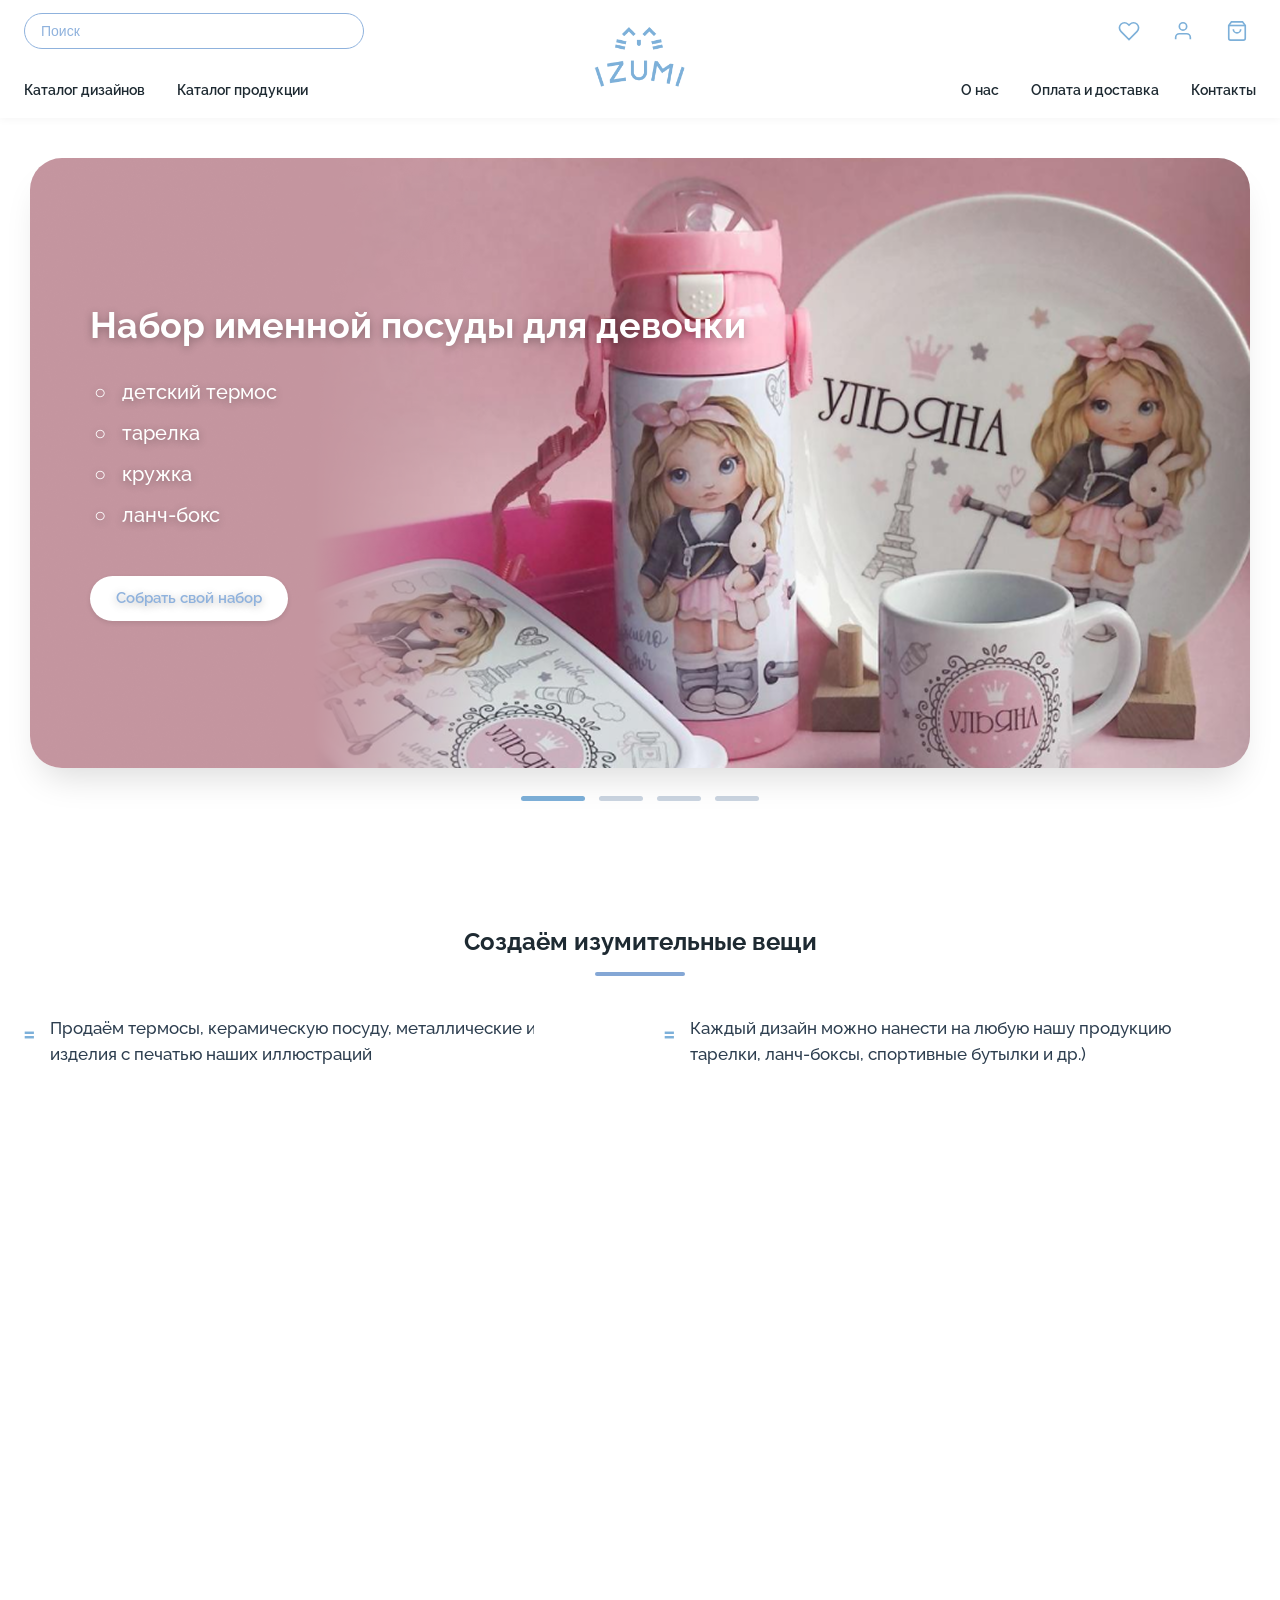
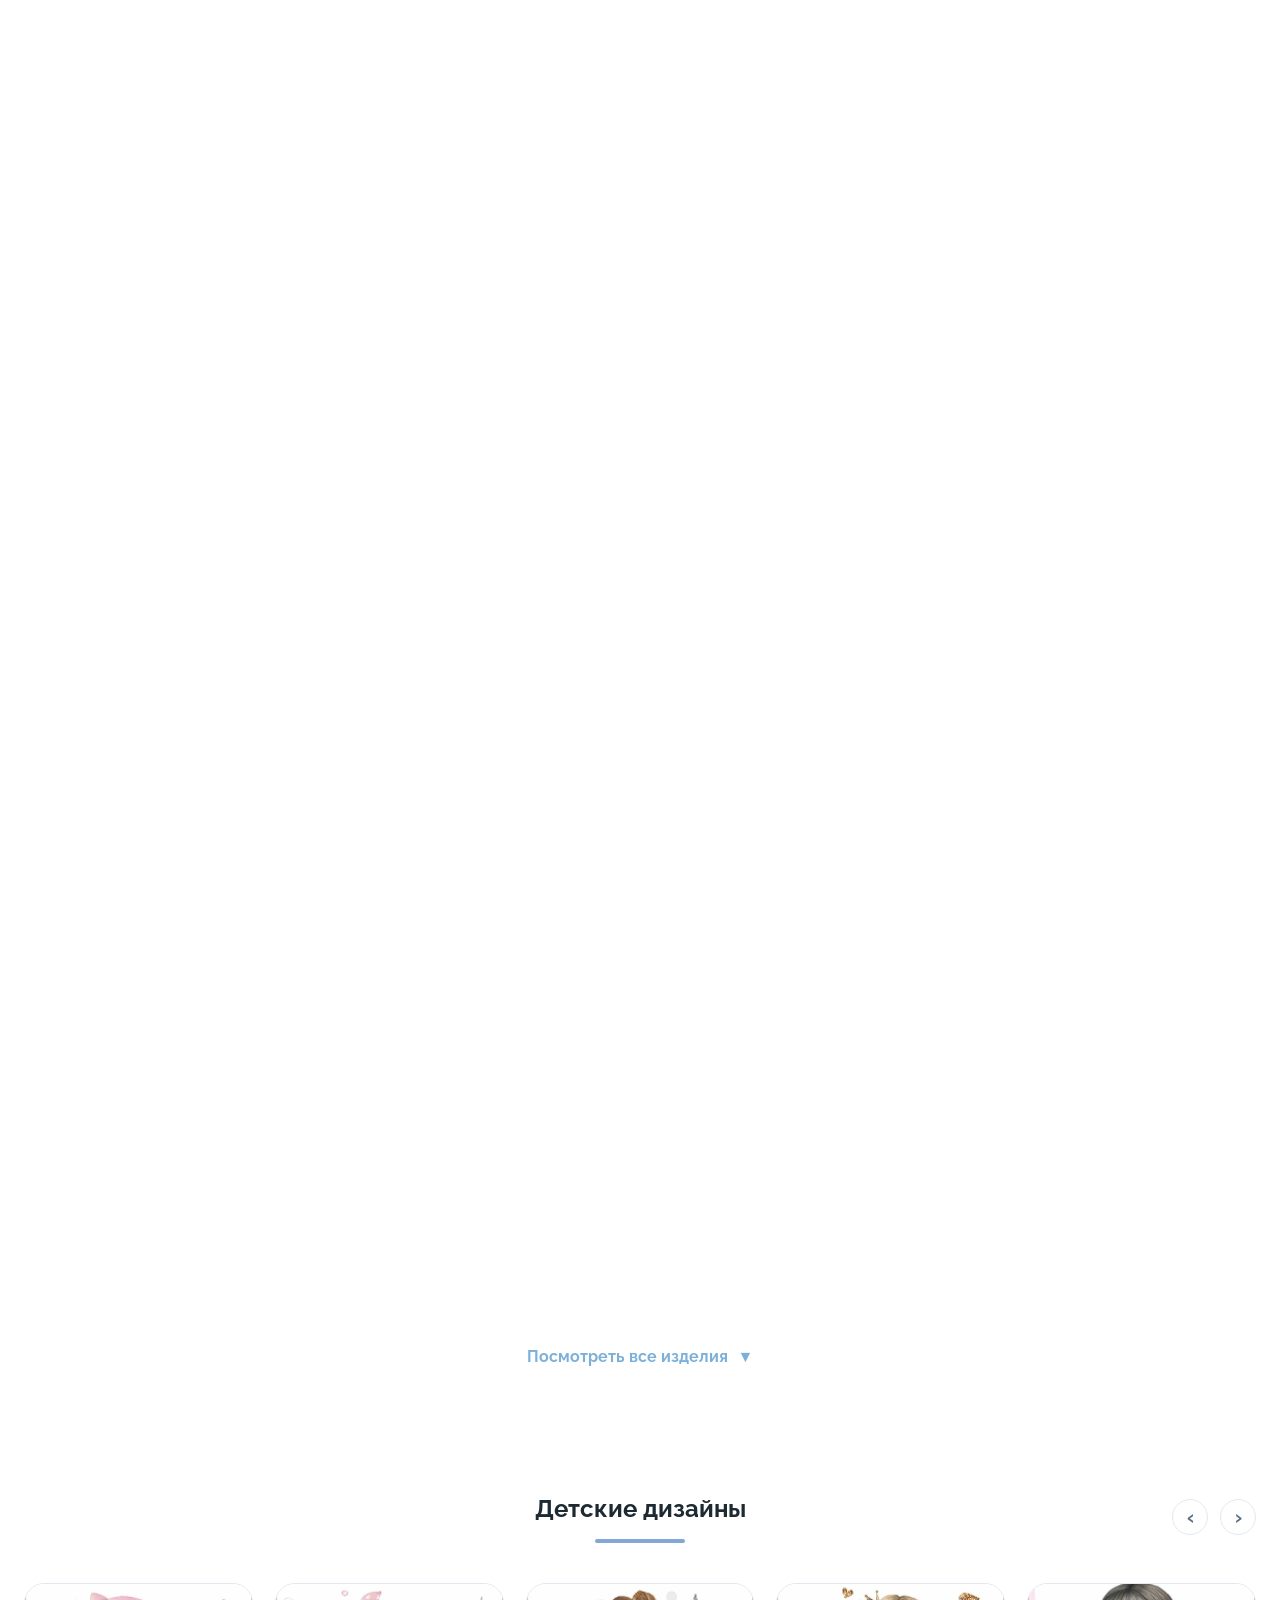
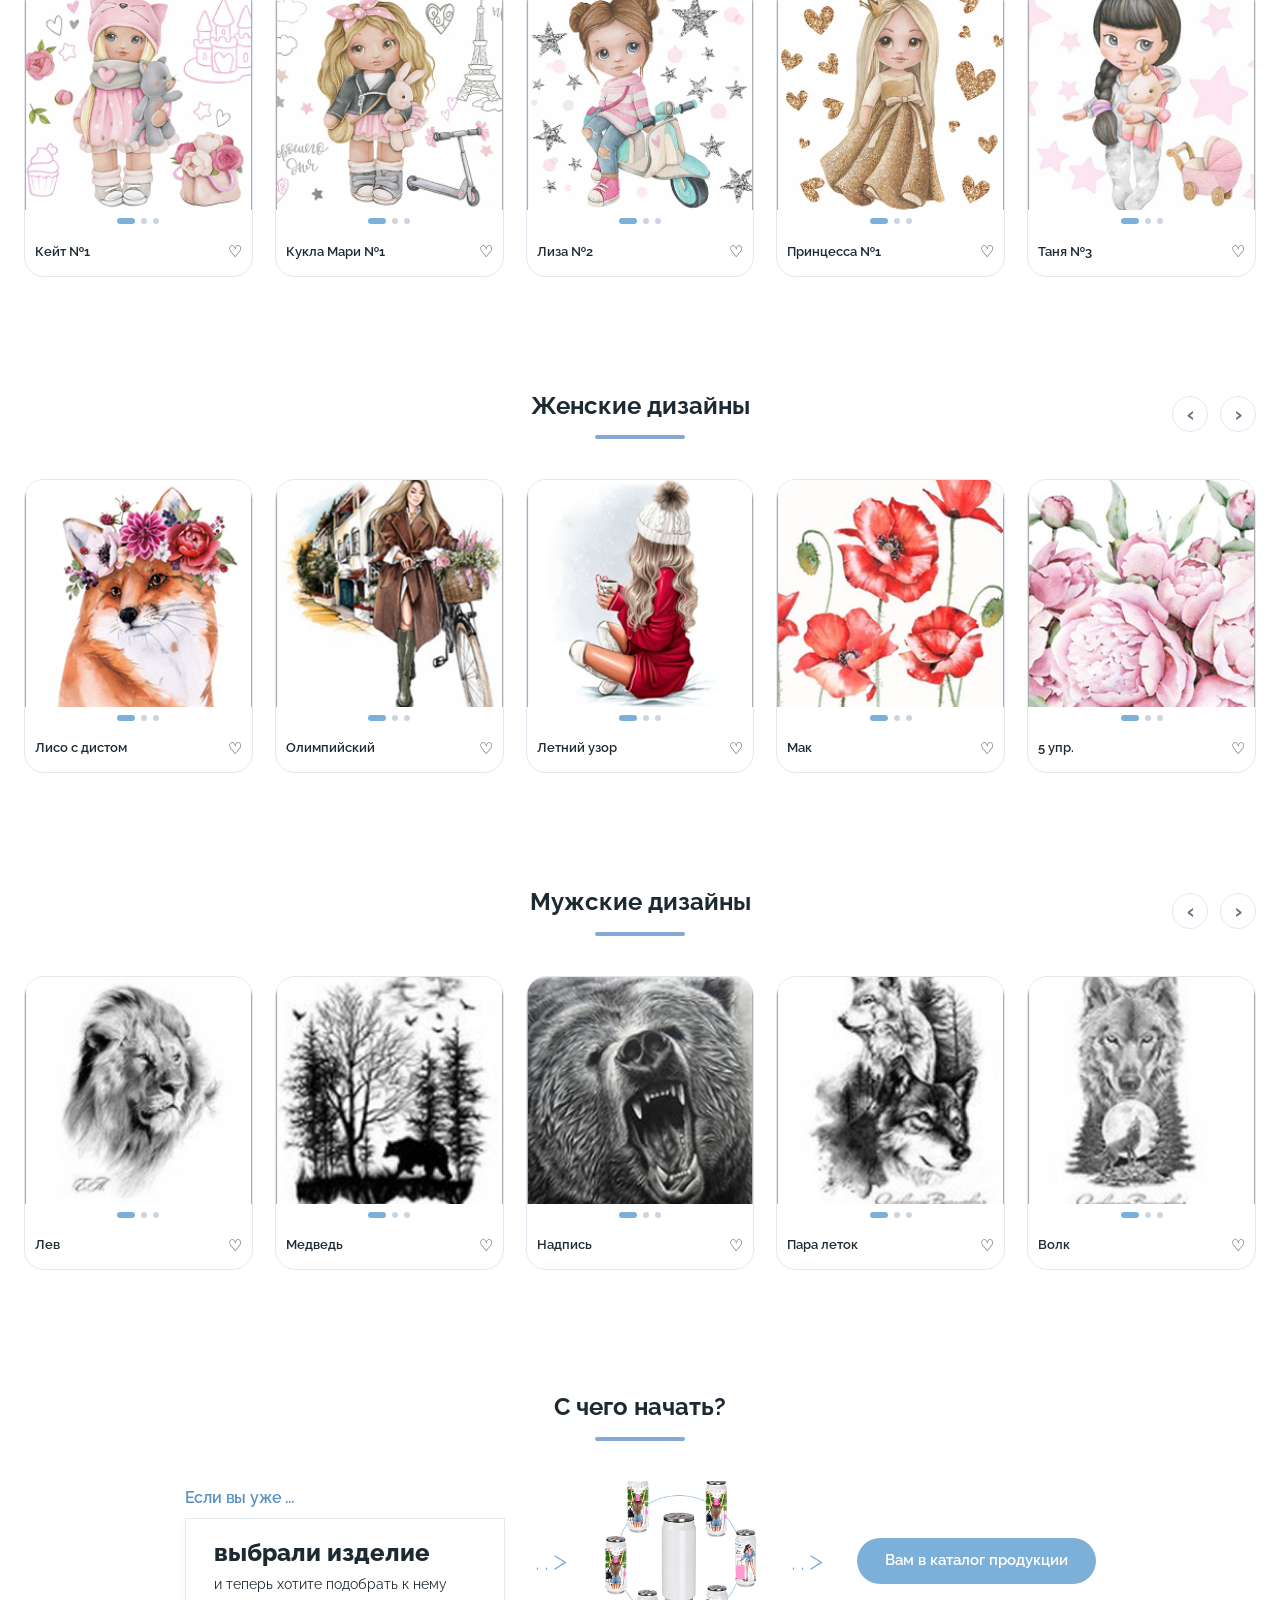
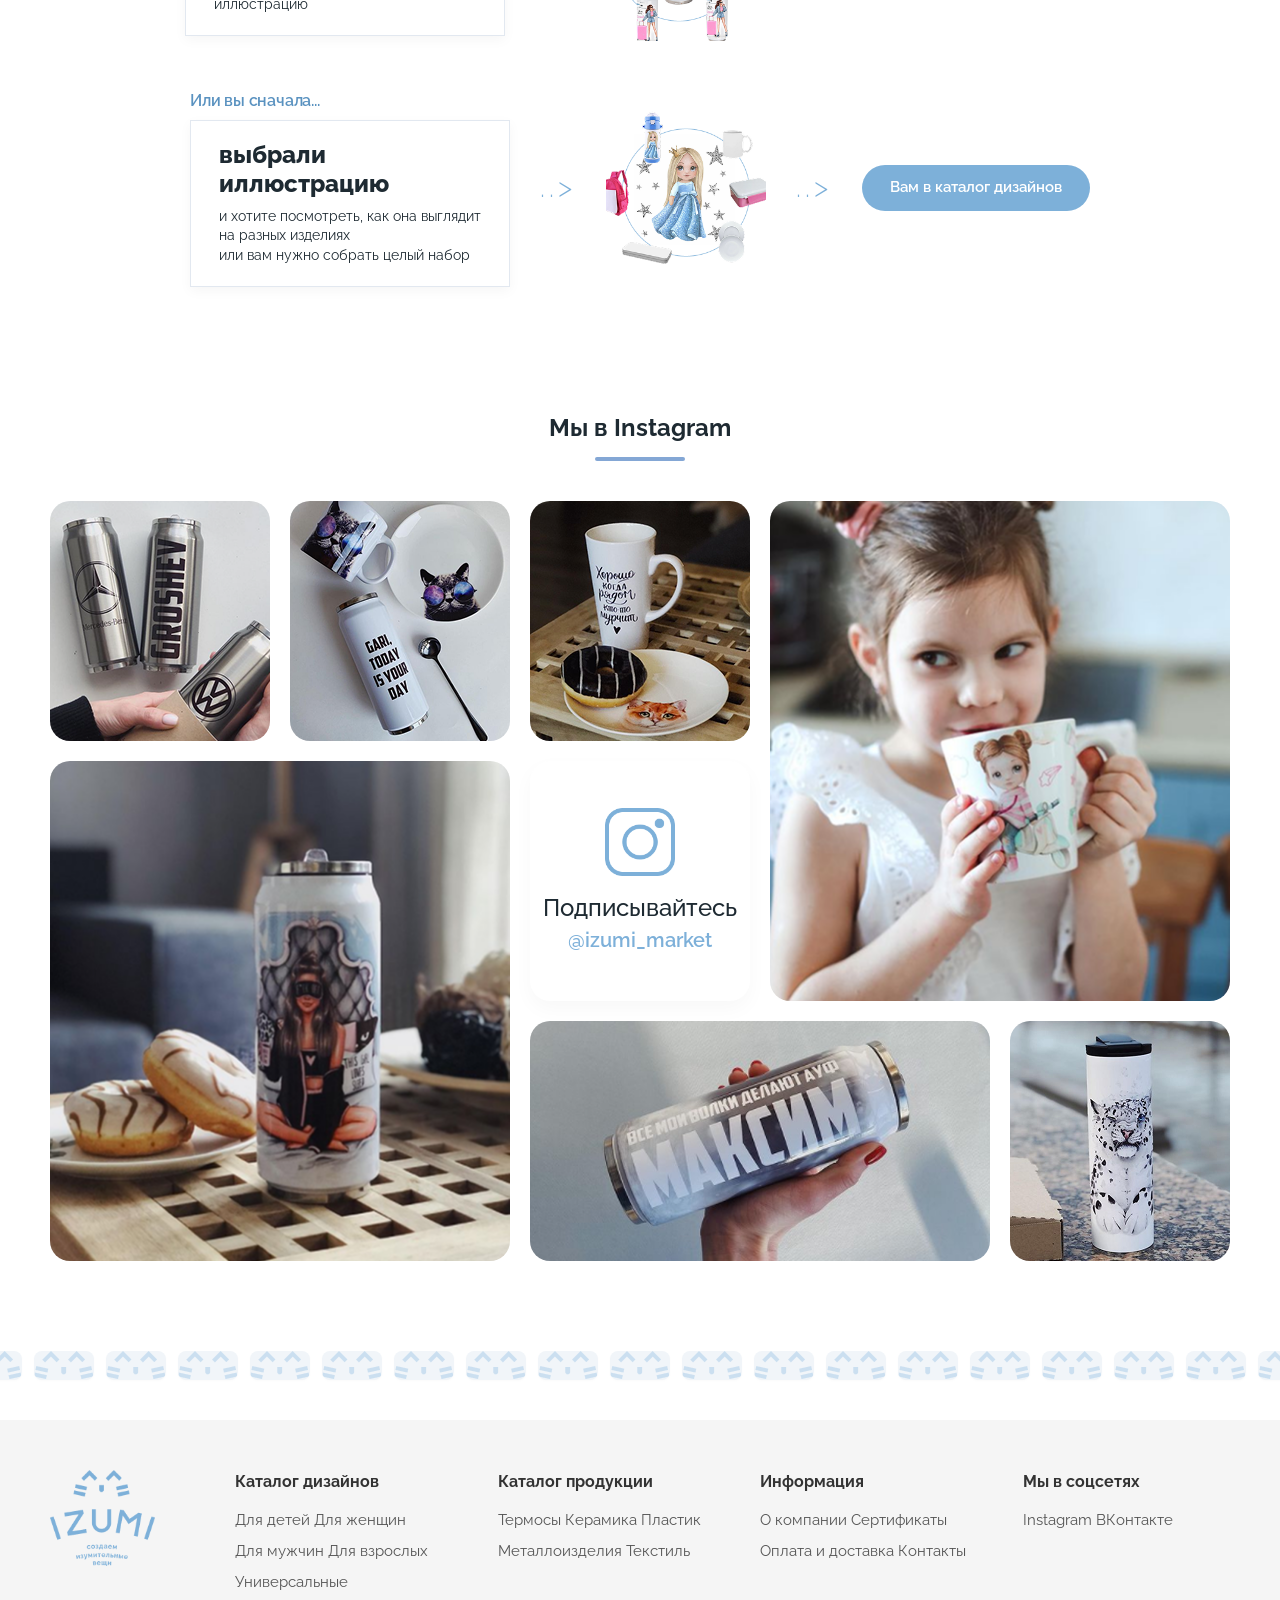
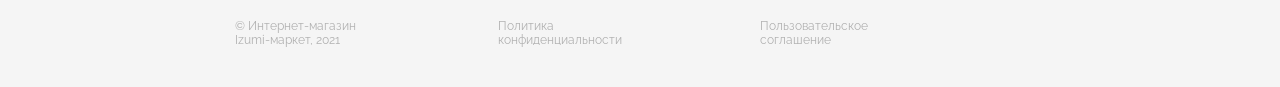
<file: manual/index.html>
<!DOCTYPE html>
<html lang="ru">
<head>
    <meta charset="UTF-8">
    <meta name="viewport" content="width=device-width, initial-scale=1.0, user-scalable=yes">
    <title>IZUMI — Именная посуда с душой</title>
    <link href="https://fonts.googleapis.com/css2?family=Raleway:wght@300;400;500;600;700;800&display=swap" rel="stylesheet">
    <link rel="stylesheet" href="style.css">
</head>
<body>

<header>
    <div class="header-top">
        <button class="burger-btn" id="burgerBtn" aria-label="Меню">☰</button>
        <div class="header-search">
            <input type="search" placeholder="Поиск">
        </div>
        <div class="header-icons">
            <button aria-label="Избранное"><svg viewBox="0 0 24 24" fill="none" stroke="currentColor" stroke-width="1.8"><path d="M20.84 4.61a5.5 5.5 0 0 0-7.78 0L12 5.67l-1.06-1.06a5.5 5.5 0 0 0-7.78 7.78l1.06 1.06L12 21.23l7.78-7.78 1.06-1.06a5.5 5.5 0 0 0 0-7.78z"/></svg></button>
            <button aria-label="Аккаунт"><svg viewBox="0 0 24 24" fill="none" stroke="currentColor" stroke-width="1.8"><path d="M20 21v-2a4 4 0 0 0-4-4H8a4 4 0 0 0-4 4v2"/><circle cx="12" cy="7" r="4"/></svg></button>
            <button aria-label="Корзина"><svg viewBox="0 0 24 24" fill="none" stroke="currentColor" stroke-width="1.8"><path d="M6 2 3 6v14a2 2 0 0 0 2 2h14a2 2 0 0 0 2-2V6l-3-4z"/><line x1="3" y1="6" x2="21" y2="6"/><path d="M16 10a4 4 0 0 1-8 0"/></svg></button>
        </div>
        <a href="#" class="header-logo"><img src="../image/Group 26.png" alt="IZUMI logo"></a>
    </div>
    <div class="header-bottom">
        <nav class="header-nav-left"><a href="#">Каталог дизайнов</a><a href="#">Каталог продукции</a></nav>
        <nav class="header-nav-right"><a href="#">О нас</a><a href="#">Оплата и доставка</a><a href="#">Контакты</a></nav>
    </div>
</header>

<div class="mobile-menu-overlay" id="mobileMenuOverlay">
    <div class="mobile-menu-container">
        <div class="mobile-menu-header"><button class="close-menu-btn" id="closeMenuBtn">&times;</button></div>
        <div class="mobile-search"><input type="search" placeholder="Поиск товаров и дизайнов..." id="mobileSearchInput"></div>
        <div class="mobile-nav-list">
            <a href="#">Каталог дизайнов</a><a href="#">Каталог продукции</a><a href="#">О нас</a><a href="#">Оплата и доставка</a><a href="#">Контакты</a>
        </div>
        <div class="mobile-menu-footer"><div>IZUMI — посуда с душой</div></div>
    </div>
</div>

<main>
    <div class="hero-wrapper">
        <div class="hero-card">
            <img src="../image/image 88.png" alt="Набор именной посуды">
            <div class="hero-overlay-content">
                <h1 class="hero-title">Набор именной посуды для девочки</h1>
                <ul class="hero-list">
                    <li>детский термос</li><li>тарелка</li><li>кружка</li><li>ланч-бокс</li>
                </ul>
                <a href="#" class="btn-primary">Собрать свой набор</a>
            </div>
        </div>
        <div class="hero-slider-dots" id="heroSliderDots">
            <span class="dot-line active" data-index="0"></span>
            <span class="dot-line" data-index="1"></span>
            <span class="dot-line" data-index="2"></span>
            <span class="dot-line" data-index="3"></span>
        </div>
    </div>

    <section class="usp">
        <div class="container">
            <div class="section-header"><h2 class="section-title">Создаём изумительные вещи</h2></div>
            <div class="usp-grid">
                <div class="usp-item"><p>Продаём термосы, керамическую посуду, металлические и другие изделия с печатью наших иллюстраций</p></div>
                <div class="usp-item"><p>Каждый дизайн можно нанести на любую нашу продукцию (кружки, тарелки, ланч-боксы, спортивные бутылки и др.)</p></div>
                <div class="usp-item"><p>В любой наш дизайн можно добавить имя или инициалы</p></div>
                <div class="usp-item"><p>Разрабатываем индивидуальный дизайн за дополнительную плату</p></div>
                <div class="usp-item"><p>К выбранной иллюстрации можно добавить любую фразу из нашего каталога.</p></div>
                <div class="usp-item"><p>Выбирайте для себя или в подарок, дарите не просто полезные вещи, но и приятные эмоции.</p></div>
            </div>
        </div>
    </section>

    <section class="products-section" id="novinki">
        <div class="container">
            <div class="section-header">
                <h2 class="section-title">Новинки</h2>
                <div class="section-arrows">
                    <button class="arr-btn prev" data-section="novinki">‹</button>
                    <button class="arr-btn next" data-section="novinki">›</button>
                </div>
            </div>
            <div class="products-grid" data-grid="novinki">
                <div class="product-card">
                    <div class="product-card-img"><img src="../image/Rectangle 126 (3).png" alt="Термокружка"></div>
                    <div class="product-slider-dots"><span class="active"></span><span></span><span></span></div>
                    <div class="product-card-body">
                        <p class="product-card-name">Термокружка белая 500 мл</p>
                        <p class="product-card-sub">Наконец-то отпуск!</p>
                        <div class="price">1590 ₽ <span class="heart-icon">♡</span></div>
                    </div>
                </div>
                <div class="product-card">
                    <div class="product-card-img"><img src="../image/Rectangle 126 (4).png" alt="Термокружка"></div>
                    <div class="product-slider-dots"><span class="active"></span><span></span><span></span></div>
                    <div class="product-card-body">
                        <p class="product-card-name">Термокружка белая 500 мл</p>
                        <p class="product-card-sub">Наконец-то отпуск</p>
                        <div class="price">1590 ₽ <span class="heart-icon">♡</span></div>
                    </div>
                </div>
                <div class="product-card">
                    <div class="product-card-img"><img src="../image/Rectangle 126.png" alt="Кружка латте"></div>
                    <div class="product-slider-dots"><span class="active"></span><span></span><span></span></div>
                    <div class="product-card-body">
                        <p class="product-card-name">Кружка латте 480 мл</p>
                        <p class="product-card-sub">Счастливый хаски</p>
                        <div class="price">850 ₽ <span class="heart-icon">♡</span></div>
                    </div>
                </div>
                <div class="product-card">
                    <div class="product-card-img"><img src="../image/Rectangle 126 (1).png" alt="Детский термос"></div>
                    <div class="product-slider-dots"><span class="active"></span><span></span><span></span></div>
                    <div class="product-card-body">
                        <p class="product-card-name">Детский термос розовый 500 мл</p>
                        <p class="product-card-sub">Кукла Лиза, фон №2</p>
                        <div class="price">1590 ₽ <span class="heart-icon">♡</span></div>
                    </div>
                </div>
                <div class="product-card">
                    <div class="product-card-img"><img src="../image/Rectangle 126 (2).png" alt="Детский термос"></div>
                    <div class="product-slider-dots"><span class="active"></span><span></span><span></span></div>
                    <div class="product-card-body">
                        <p class="product-card-name">Детский термос синий 500 мл</p>
                        <p class="product-card-sub">Кукла Принцесса фон №4</p>
                        <div class="price">1590 ₽ <span class="heart-icon">♡</span></div>
                    </div>
                </div>
            </div>
        </div>
    </section>

    <section class="products-section" style="background: #ffffff;" id="popular">
        <div class="container">
            <div class="section-header">
                <h2 class="section-title">Популярное</h2>
                <div class="section-arrows">
                    <button class="arr-btn prev" data-section="popular">‹</button>
                    <button class="arr-btn next" data-section="popular">›</button>
                </div>
            </div>
            <div class="products-grid" data-grid="popular">
                <div class="product-card">
                    <div class="product-card-img"><img src="../image/Rectangle 126 (3).png" alt="Термокружка"></div>
                    <div class="product-slider-dots"><span class="active"></span><span></span><span></span></div>
                    <div class="product-card-body">
                        <p class="product-card-name">Термокружка белая 500 мл</p>
                        <p class="product-card-sub">Наконец-то отпуск!</p>
                        <div class="price">1590 ₽ <span class="heart-icon">♡</span></div>
                    </div>
                </div>
                <div class="product-card">
                    <div class="product-card-img"><img src="../image/Rectangle 126 (4).png" alt="Термокружка"></div>
                    <div class="product-slider-dots"><span class="active"></span><span></span><span></span></div>
                    <div class="product-card-body">
                        <p class="product-card-name">Термокружка белая 500 мл</p>
                        <p class="product-card-sub">Наконец‑то отпуск!</p>
                        <div class="price">1590 ₽ <span class="heart-icon">♡</span></div>
                    </div>
                </div>
                <div class="product-card">
                    <div class="product-card-img"><img src="../image/Rectangle 126.png" alt="Кружка латте"></div>
                    <div class="product-slider-dots"><span class="active"></span><span></span><span></span></div>
                    <div class="product-card-body">
                        <p class="product-card-name">Кружка латте 480 мл</p>
                        <p class="product-card-sub">Счастливый хаски</p>
                        <div class="price">850 ₽ <span class="heart-icon">♡</span></div>
                    </div>
                </div>
                <div class="product-card">
                    <div class="product-card-img"><img src="../image/Rectangle 126 (1).png" alt="Детский термос"></div>
                    <div class="product-slider-dots"><span class="active"></span><span></span><span></span></div>
                    <div class="product-card-body">
                        <p class="product-card-name">Детский термос розовый 500 мл</p>
                        <p class="product-card-sub">Кукла Лиза. фон №2</p>
                        <div class="price">1590 ₽ <span class="heart-icon">♡</span></div>
                    </div>
                </div>
                <div class="product-card">
                    <div class="product-card-img"><img src="../image/Rectangle 126 (2).png" alt="Детский термос"></div>
                    <div class="product-slider-dots"><span class="active"></span><span></span><span></span></div>
                    <div class="product-card-body">
                        <p class="product-card-name">Детский термос синий 500 мл</p>
                        <p class="product-card-sub">Кукла Принцесса фон №4</p>
                        <div class="price">1590 ₽ <span class="heart-icon">♡</span></div>
                    </div>
                </div>
            </div>
        </div>
    </section>

    <section class="catalog-section" id="catalog">
        <div class="container">
            <div class="section-header">
                <h2 class="section-title">Наша продукция</h2>
                <div class="section-arrows">
                    <button class="arr-btn prev" data-section="catalog">‹</button>
                    <button class="arr-btn next" data-section="catalog">›</button>
                </div>
            </div>
            <div class="catalog-grid" data-grid="catalog">
                <div class="catalog-card">
                    <div class="catalog-card-img"><img src="../image/Rectangle 126 (5).png" alt="Термокружка"></div>
                    <div class="catalog-slider-dots"><span class="active"></span><span></span><span></span><span></span><span></span><span></span><span></span></div>
                    <div class="catalog-card-body">
                        <div style="display: flex; justify-content: space-between; align-items: center;">
                            <p class="catalog-card-name">Термокружка 0.5</p>
                            <span class="heart-icon">♡</span>
                        </div>
                        <div class="price" style="margin-top: 6px;">1360 ₽</div>
                    </div>
                </div>
                <div class="catalog-card">
                    <div class="catalog-card-img"><img src="../image/Rectangle 126 (6).png" alt="Термокружка"></div>
                    <div class="catalog-slider-dots"><span class="active"></span><span></span><span></span><span></span><span></span><span></span><span></span></div>
                    <div class="catalog-card-body">
                        <div style="display: flex; justify-content: space-between; align-items: center;">
                            <p class="catalog-card-name">Термокружка 0.5+</p>
                            <span class="heart-icon">♡</span>
                        </div>
                        <div class="price" style="margin-top: 6px;">1490 ₽</div>
                    </div>
                </div>
                <div class="catalog-card">
                    <div class="catalog-card-img"><img src="../image/Rectangle 126 (7).png" alt="Детский термос"></div>
                    <div class="catalog-slider-dots"><span class="active"></span><span></span><span></span><span></span><span></span><span></span><span></span></div>
                    <div class="catalog-card-body">
                        <div style="display: flex; justify-content: space-between; align-items: center;">
                            <p class="catalog-card-name">Детский термос</p>
                            <span class="heart-icon">♡</span>
                        </div>
                        <div class="price" style="margin-top: 6px;">1360 ₽</div>
                    </div>
                </div>
                <div class="catalog-card">
                    <div class="catalog-card-img"><img src="../image/Rectangle 126 (8).png" alt="Бутылка"></div>
                    <div class="catalog-slider-dots"><span class="active"></span><span></span><span></span><span></span><span></span><span></span><span></span></div>
                    <div class="catalog-card-body">
                        <div style="display: flex; justify-content: space-between; align-items: center;">
                            <p class="catalog-card-name">Спорт. бутылка</p>
                            <span class="heart-icon">♡</span>
                        </div>
                        <div class="price" style="margin-top: 6px;">1000 ₽</div>
                    </div>
                </div>
                <div class="catalog-card">
                    <div class="catalog-card-img"><img src="../image/Rectangle 126 (9).png" alt="Кружка металл"></div>
                    <div class="catalog-slider-dots"><span class="active"></span><span></span><span></span><span></span><span></span><span></span><span></span></div>
                    <div class="catalog-card-body">
                        <div style="display: flex; justify-content: space-between; align-items: center;">
                            <p class="catalog-card-name">Кружка металл</p>
                            <span class="heart-icon">♡</span>
                        </div>
                        <div class="price" style="margin-top: 6px;">1360 ₽</div>
                    </div>
                </div>
            </div>
            <div class="catalog-footer">
                <a href="#" class="catalog-view-all">Посмотреть все изделия <span class="arrow-down">▼</span></a>
            </div>
        </div>
    </section>

    <section class="designs-section" id="kids">
        <div class="container">
            <div class="section-header">
                <h2 class="section-title">Детские дизайны</h2>
                <div class="section-arrows">
                    <button class="arr-btn prev" data-section="kids">‹</button>
                    <button class="arr-btn next" data-section="kids">›</button>
                </div>
            </div>
            <div class="design-grid" data-grid="kids">
                <div class="design-card">
                    <div class="design-card-img"><img src="../image/Rectangle 17.png" alt="Кейт №1"></div>
                    <div class="product-slider-dots"><span class="active"></span><span></span><span></span></div>
                    <div class="design-card-name-wrapper">
                        <span class="design-card-name">Кейт №1</span>
                        <span class="heart-icon">♡</span>
                    </div>
                </div>
                <div class="design-card">
                    <div class="design-card-img"><img src="../image/Rectangle 17 (1).png" alt="Кукла Мари №1"></div>
                    <div class="product-slider-dots"><span class="active"></span><span></span><span></span></div>
                    <div class="design-card-name-wrapper">
                        <span class="design-card-name">Кукла Мари №1</span>
                        <span class="heart-icon">♡</span>
                    </div>
                </div>
                <div class="design-card">
                    <div class="design-card-img"><img src="../image/Rectangle 17 (2).png" alt="Лиза №2"></div>
                    <div class="product-slider-dots"><span class="active"></span><span></span><span></span></div>
                    <div class="design-card-name-wrapper">
                        <span class="design-card-name">Лиза №2</span>
                        <span class="heart-icon">♡</span>
                    </div>
                </div>
                <div class="design-card">
                    <div class="design-card-img"><img src="../image/Rectangle 17 (3).png" alt="Принцесса №1"></div>
                    <div class="product-slider-dots"><span class="active"></span><span></span><span></span></div>
                    <div class="design-card-name-wrapper">
                        <span class="design-card-name">Принцесса №1</span>
                        <span class="heart-icon">♡</span>
                    </div>
                </div>
                <div class="design-card">
                    <div class="design-card-img"><img src="../image/Rectangle 17 (4).png" alt="Таня №3"></div>
                    <div class="product-slider-dots"><span class="active"></span><span></span><span></span></div>
                    <div class="design-card-name-wrapper">
                        <span class="design-card-name">Таня №3</span>
                        <span class="heart-icon">♡</span>
                    </div>
                </div>
            </div>
        </div>
    </section>

    <section class="designs-section" style="background: #ffffff;" id="women">
        <div class="container">
            <div class="section-header">
                <h2 class="section-title">Женские дизайны</h2>
                <div class="section-arrows">
                    <button class="arr-btn prev" data-section="women">‹</button>
                    <button class="arr-btn next" data-section="women">›</button>
                </div>
            </div>
            <div class="design-grid" data-grid="women">
                <div class="design-card">
                    <div class="design-card-img"><img src="../image/Rectangle 17 (5).png" alt="Лисо с дистом"></div>
                    <div class="product-slider-dots"><span class="active"></span><span></span><span></span></div>
                    <div class="design-card-name-wrapper">
                        <span class="design-card-name">Лисо с дистом</span>
                        <span class="heart-icon">♡</span>
                    </div>
                </div>
                <div class="design-card">
                    <div class="design-card-img"><img src="../image/Rectangle 17 (6).png" alt="Олимпийский"></div>
                    <div class="product-slider-dots"><span class="active"></span><span></span><span></span></div>
                    <div class="design-card-name-wrapper">
                        <span class="design-card-name">Олимпийский</span>
                        <span class="heart-icon">♡</span>
                    </div>
                </div>
                <div class="design-card">
                    <div class="design-card-img"><img src="../image/Rectangle 17 (7).png" alt="Летний узор"></div>
                    <div class="product-slider-dots"><span class="active"></span><span></span><span></span></div>
                    <div class="design-card-name-wrapper">
                        <span class="design-card-name">Летний узор</span>
                        <span class="heart-icon">♡</span>
                    </div>
                </div>
                <div class="design-card">
                    <div class="design-card-img"><img src="../image/Rectangle 17 (8).png" alt="Мак"></div>
                    <div class="product-slider-dots"><span class="active"></span><span></span><span></span></div>
                    <div class="design-card-name-wrapper">
                        <span class="design-card-name">Мак</span>
                        <span class="heart-icon">♡</span>
                    </div>
                </div>
                <div class="design-card">
                    <div class="design-card-img"><img src="../image/Rectangle 17 (9).png" alt="5 упр."></div>
                    <div class="product-slider-dots"><span class="active"></span><span></span><span></span></div>
                    <div class="design-card-name-wrapper">
                        <span class="design-card-name">5 упр.</span>
                        <span class="heart-icon">♡</span>
                    </div>
                </div>
            </div>
        </div>
    </section>

    <section class="designs-section" id="men">
        <div class="container">
            <div class="section-header">
                <h2 class="section-title">Мужские дизайны</h2>
                <div class="section-arrows">
                    <button class="arr-btn prev" data-section="men">‹</button>
                    <button class="arr-btn next" data-section="men">›</button>
                </div>
            </div>
            <div class="design-grid" data-grid="men">
                <div class="design-card">
                    <div class="design-card-img"><img src="../image/Rectangle 17 (14).png" alt="Лев"></div>
                    <div class="product-slider-dots"><span class="active"></span><span></span><span></span></div>
                    <div class="design-card-name-wrapper">
                        <span class="design-card-name">Лев</span>
                        <span class="heart-icon">♡</span>
                    </div>
                </div>
                <div class="design-card">
                    <div class="design-card-img"><img src="../image/Rectangle 17 (10).png" alt="Медведь"></div>
                    <div class="product-slider-dots"><span class="active"></span><span></span><span></span></div>
                    <div class="design-card-name-wrapper">
                        <span class="design-card-name">Медведь</span>
                        <span class="heart-icon">♡</span>
                    </div>
                </div>
                <div class="design-card">
                    <div class="design-card-img"><img src="../image/Rectangle 17 (11).png" alt="Надпись"></div>
                    <div class="product-slider-dots"><span class="active"></span><span></span><span></span></div>
                    <div class="design-card-name-wrapper">
                        <span class="design-card-name">Надпись</span>
                        <span class="heart-icon">♡</span>
                    </div>
                </div>
                <div class="design-card">
                    <div class="design-card-img"><img src="../image/Rectangle 17 (12).png" alt="Пара леток"></div>
                    <div class="product-slider-dots"><span class="active"></span><span></span><span></span></div>
                    <div class="design-card-name-wrapper">
                        <span class="design-card-name">Пара леток</span>
                        <span class="heart-icon">♡</span>
                    </div>
                </div>
                <div class="design-card">
                    <div class="design-card-img"><img src="../image/Rectangle 17 (13).png" alt="Волк"></div>
                    <div class="product-slider-dots"><span class="active"></span><span></span><span></span></div>
                    <div class="design-card-name-wrapper">
                        <span class="design-card-name">Волк</span>
                        <span class="heart-icon">♡</span>
                    </div>
                </div>
            </div>
        </div>
    </section>

    <section class="how-section">
        <div class="container">
            <div class="section-header"><h2 class="section-title">С чего начать?</h2></div>
            <div class="how-vertical">
                <div class="how-row">
                    <div class="how-text-wrapper">
                        <div class="how-label">Если вы уже ...</div>
                        <div class="how-text-card">
                            <h3>выбрали изделие</h3>
                            <p>и теперь хотите подобрать к нему иллюстрацию</p>
                        </div>
                    </div>
                    <div class="decor-arrow">..&gt;</div>
                    <img class="how-step-img" src="../image/Group 348.png" alt="Пример изделия">
                    <div class="decor-arrow">..&gt;</div>
                    <a href="#" class="btn-how">Вам в каталог продукции</a>
                </div>
                <div class="how-row">
                    <div class="how-text-wrapper">
                        <div class="how-label">Или вы сначала...</div>
                        <div class="how-text-card">
                            <h3>выбрали иллюстрацию</h3>
                            <p>и хотите посмотреть, как она выглядит на разных изделиях<br>или вам нужно собрать целый набор</p>
                        </div>
                    </div>
                    <div class="decor-arrow">..&gt;</div>
                    <img class="how-step-img" src="../image/Group 345.png" alt="Пример дизайна">
                    <div class="decor-arrow">..&gt;</div>
                    <a href="#" class="btn-how">Вам в каталог дизайнов</a>
                </div>
            </div>
        </div>
    </section>

    <section class="instagram-section">
        <div class="container">
            <div class="section-header"><h2 class="section-title">Мы в Instagram</h2></div>
            <div class="instagram-layout">
                <div class="insta-item insta-1"><img src="../image/Rectangle 19.png" alt=""></div>
                <div class="insta-item insta-2"><img src="../image/Rectangle 117.png" alt=""></div>
                <div class="insta-item insta-3"><img src="../image/Rectangle 17 (15).png" alt=""></div>
                <div class="insta-item insta-4"><img src="../image/Rectangle 38.png" alt=""></div>
                <div class="insta-item insta-5"><img src="../image/jbVlVL4KhDY 1.png" alt=""></div>
                <div class="instagram-center">
                    <img src="../image/Group 41.png" alt="" class="instagram-icon">
                    <div>
                        <div class="instagram-text">Подписывайтесь</div>
                        <a href="#" class="instagram-account">@izumi_market</a>
                    </div>
                </div>
                <div class="insta-item insta-6"><img src="../image/Rectangle 25.png" alt=""></div>
                <div class="insta-item insta-7"><img src="../image/Rectangle 20.png" alt=""></div>
            </div>
        </div>
    </section>

    <div class="gallery-strip">
        <div class="strip-container">
            <div class="strip-item"><img src="../image/Vector (1).png" alt="галерея"></div>
            <div class="strip-item"><img src="../image/Vector (1).png" alt="галерея"></div>
            <div class="strip-item"><img src="../image/Vector (1).png" alt="галерея"></div>
            <div class="strip-item"><img src="../image/Vector (1).png" alt="галерея"></div>
            <div class="strip-item"><img src="../image/Vector (1).png" alt="галерея"></div>
            <div class="strip-item"><img src="../image/Vector (1).png" alt="галерея"></div>
            <div class="strip-item"><img src="../image/Vector (1).png" alt="галерея"></div>
            <div class="strip-item"><img src="../image/Vector (1).png" alt="галерея"></div>
            <div class="strip-item"><img src="../image/Vector (1).png" alt="галерея"></div>
            <div class="strip-item"><img src="../image/Vector (1).png" alt="галерея"></div>
            <div class="strip-item"><img src="../image/Vector (1).png" alt="галерея"></div>
            <div class="strip-item"><img src="../image/Vector (1).png" alt="галерея"></div>
            <div class="strip-item"><img src="../image/Vector (1).png" alt="галерея"></div>
            <div class="strip-item"><img src="../image/Vector (1).png" alt="галерея"></div>
            <div class="strip-item"><img src="../image/Vector (1).png" alt="галерея"></div>
            <div class="strip-item"><img src="../image/Vector (1).png" alt="галерея"></div>
            <div class="strip-item"><img src="../image/Vector (1).png" alt="галерея"></div>
            <div class="strip-item"><img src="../image/Vector (1).png" alt="галерея"></div>
            <div class="strip-item"><img src="../image/Vector (1).png" alt="галерея"></div>
            <div class="strip-item"><img src="../image/Vector (1).png" alt="галерея"></div>
            <div class="strip-item"><img src="../image/Vector (1).png" alt="галерея"></div>
            <div class="strip-item"><img src="../image/Vector (1).png" alt="галерея"></div>
            <div class="strip-item"><img src="../image/Vector (1).png" alt="галерея"></div>
            <div class="strip-item"><img src="../image/Vector (1).png" alt="галерея"></div>
            <div class="strip-item"><img src="../image/Vector (1).png" alt="галерея"></div>
        </div>
    </div>
</main>

<footer class="footer">
    <div class="footer-top">
        <div class="footer-logo"><img src="../image/Vector (2).png" alt="IZUMI"></div>
        <div class="footer-column">
            <h4>Каталог дизайнов</h4>
            <a href="#">Для детей</a>
            <a href="#">Для женщин</a>
            <a href="#">Для мужчин</a>
            <a href="#">Для взрослых</a>
            <a href="#">Универсальные</a>
        </div>
        <div class="footer-column">
            <h4>Каталог продукции</h4>
            <a href="#">Термосы</a>
            <a href="#">Керамика</a>
            <a href="#">Пластик</a>
            <a href="#">Металлоизделия</a>
            <a href="#">Текстиль</a>
        </div>
        <div class="footer-column">
            <h4>Информация</h4>
            <a href="#">О компании</a>
            <a href="#">Сертификаты</a>
            <a href="#">Оплата и доставка</a>
            <a href="#">Контакты</a>
        </div>
        <div class="footer-column">
            <h4>Мы в соцсетях</h4>
            <a href="#">Instagram</a>
            <a href="#">ВКонтакте</a>
        </div>
    </div>
    <div class="footer-bottom">
        <div></div>
        <div class="footer-copy">© Интернет-магазин<br>Izumi-маркет, 2021</div>
        <a href="#" class="footer-policy">Политика<br>конфиденциальности</a>
        <a href="#" class="footer-agreement">Пользовательское<br>соглашение</a>
        <div></div>
    </div>
</footer>

<script src="script.js"></script>
</body>
</html>
</file>
<file: bootstrap/style.css>
/* ===== ОСНОВНЫЕ СТИЛИ ===== */
* {
    margin: 0;
    padding: 0;
    box-sizing: border-box;
}

:root {
    --blue: #7db0d9;
    --blue-light: #b8d5ec;
    --blue-dark: #5a92c0;
    --white: #ffffff;
    --text: #1e2a32;
    --gray-mid: #e2e8f0;
    --gray-light: #f8fafc;
    --gray-text: #5c6f87;
    --font: 'Raleway', sans-serif;
}

body {
    font-family: var(--font);
    color: var(--text);
    background: #ffffff;
    font-size: 16px;
    line-height: 1.45;
    scroll-behavior: smooth;
}

section[id] {
    scroll-margin-top: 80px;
}

img {
    max-width: 100%;
    display: block;
}

a {
    text-decoration: none;
    color: inherit;
}

ul {
    list-style: none;
}

button {
    cursor: pointer;
    font-family: var(--font);
    background: none;
    border: none;
}

.container {
    max-width: 1280px;
    margin: 0 auto;
    padding: 0 24px;
}

@keyframes fadeInUp {
    from { opacity: 0; transform: translateY(28px); }
    to { opacity: 1; transform: translateY(0); }
}

/* ===== ШАПКА ===== */
header {
    background: #ffffff;
    position: sticky;
    top: 0;
    z-index: 100;
    backdrop-filter: blur(2px);
    background: rgba(255, 255, 255, 0.96);
    box-shadow: 0 2px 8px rgba(0, 0, 0, 0.04);
    width: 100%;
}

.header-top {
    display: flex;
    justify-content: space-between;
    align-items: center;
    padding: 12px 24px;
    max-width: 1280px;
    margin: 0 auto;
    position: relative;
    height: 50px;
}

.navbar-izumi {
    background: #ffffff;
    padding: 6px 0;
    padding-top: 15px;
    border-top: none;
}

.header-search {
    position: relative;
    width: 340px;
}

.header-search input {
    width: 100%;
    height: 36px;
    border: 1px solid #8FB2DD;
    border-radius: 20px;
    background: #fff;
    color: #8FB2DD;
    padding: 0 35px 0 16px;
    font-size: 14px;
    outline: none;
    transition: width 0.3s ease, box-shadow 0.2s;
}

.header-search input:focus {
    width: 400px;
    box-shadow: 0 0 0 3px rgba(125, 176, 217, 0.3);
}

.header-search input::placeholder {
    color: #8FB2DD;
    opacity: 1;
}

.header-icons {
    display: flex;
    gap: 16px;
    align-items: center;
}

.header-icons button {
    background: transparent;
    border: none;
    cursor: pointer;
    padding: 8px;
    border-radius: 50%;
    transition: background 0.2s ease, transform 0.2s ease;
    display: flex;
    align-items: center;
    justify-content: center;
}

.header-icons button:hover {
    background: rgba(125, 176, 217, 0.1);
    transform: scale(1.05);
}

.header-icons button svg {
    width: 22px;
    height: 22px;
    stroke: #7db0d9;
    stroke-width: 1.8;
    fill: none;
    transition: stroke 0.2s ease;
}

.header-icons button:hover svg {
    stroke: #5a92c0;
}

.header-logo {
    position: absolute;
    left: 50%;
    bottom: -25px;
    transform: translateX(-50%);
    z-index: 20;
}

.header-logo img {
    height: 60px;
    width: auto;
    transition: transform 0.2s;
}

.header-logo:hover img {
    transform: scale(1.02);
}

.burger-btn {
    display: none;
    background: transparent;
    border: none;
    font-size: 28px;
    cursor: pointer;
    padding: 8px;
    margin-right: 8px;
    color: var(--blue-dark);
    transition: 0.2s;
    border-radius: 50%;
    width: 44px;
    height: 44px;
    align-items: center;
    justify-content: center;
}

.burger-btn:hover {
    background: rgba(125, 176, 217, 0.1);
}

.navbar-izumi {
    background: #ffffff;
    padding: 6px 0;
    padding-top: 35px;
    border-top: none;
}

.navbar-nav-left {
    display: flex;
    gap: 28px;
    margin-right: auto;
}

.navbar-nav-right {
    display: flex;
    gap: 28px;
    margin-left: auto;
}

.navbar-izumi .nav-link {
    font-size: 14px;
    font-weight: 600;
    color: var(--text);
    padding: 8px 0;
    transition: color 0.2s;
    position: relative;
}

.navbar-izumi .nav-link:hover,
.navbar-izumi .nav-link.active {
    color: var(--blue);
}

.navbar-izumi .nav-link::after {
    content: '';
    position: absolute;
    bottom: 0;
    left: 0;
    width: 100%;
    height: 2px;
    background: var(--blue);
    transform: scaleX(0);
    transition: transform 0.25s;
}

.navbar-izumi .nav-link:hover::after,
.navbar-izumi .nav-link.active::after {
    transform: scaleX(1);
}

.navbar-izumi .dropdown-menu {
    border-radius: 16px;
    border: 1px solid var(--gray-mid);
    box-shadow: 0 12px 30px rgba(0, 0, 0, 0.08);
    padding: 8px;
}

.navbar-izumi .dropdown-item {
    font-size: 14px;
    font-weight: 500;
    padding: 8px 18px;
    border-radius: 10px;
    transition: background 0.2s, color 0.2s;
}

.navbar-izumi .dropdown-item:hover {
    background: var(--blue-light);
    color: var(--blue-dark);
}

.navbar-izumi .dropdown-toggle::after {
    margin-left: 8px;
}

/* ===== МОБИЛЬНОЕ МЕНЮ ===== */
.mobile-menu-overlay {
    position: fixed;
    top: 0;
    left: 0;
    width: 100%;
    height: 100%;
    background-color: rgba(0, 0, 0, 0.5);
    z-index: 200;
    visibility: hidden;
    opacity: 0;
    transition: visibility 0.3s, opacity 0.3s;
}

.mobile-menu-overlay.active {
    visibility: visible;
    opacity: 1;
}

.mobile-menu-container {
    position: fixed;
    top: 0;
    right: -100%;
    width: min(85%, 360px);
    height: 100%;
    background: white;
    box-shadow: -4px 0 20px rgba(0, 0, 0, 0.1);
    z-index: 201;
    transition: right 0.3s cubic-bezier(0.2, 0.9, 0.4, 1.1);
    display: flex;
    flex-direction: column;
    padding: 24px 20px 32px;
    overflow-y: auto;
}

.mobile-menu-overlay.active .mobile-menu-container {
    right: 0;
}

.mobile-menu-header {
    display: flex;
    justify-content: flex-end;
    margin-bottom: 30px;
}

.close-menu-btn {
    font-size: 32px;
    background: none;
    border: none;
    cursor: pointer;
    color: var(--gray-text);
    line-height: 1;
}

.mobile-search {
    margin-bottom: 32px;
    width: 100%;
}

.mobile-search input {
    width: 100%;
    height: 44px;
    border: 1px solid var(--blue);
    border-radius: 30px;
    padding: 0 20px;
    font-size: 16px;
    outline: none;
    background: #fff;
    color: var(--text);
}

.mobile-search input::placeholder {
    color: var(--blue);
}

.mobile-nav-list {
    display: flex;
    flex-direction: column;
    gap: 20px;
    margin-bottom: 32px;
}

.mobile-nav-list a {
    font-size: 18px;
    font-weight: 600;
    color: var(--text);
    padding: 6px 0;
    border-bottom: 1px solid var(--gray-mid);
    display: block;
}

.mobile-nav-list a:active {
    color: var(--blue);
}

.mobile-menu-footer {
    margin-top: auto;
    padding-top: 24px;
    font-size: 12px;
    color: var(--gray-text);
    text-align: center;
}

/* ===== HERO ===== */
.hero-wrapper {
    padding: 40px 0 60px;
    background: #ffffff;
    display: flex;
    flex-direction: column;
    align-items: center;
}

.hero-carousel {
    max-width: 1220px;
    width: 100%;
    border-radius: 32px;
    overflow: hidden;
    box-shadow: 0 20px 35px -12px rgba(0, 0, 0, 0.15);
}

.hero-carousel .carousel-item {
    position: relative;
    min-height: 380px;
}

.hero-carousel .carousel-item img {
    width: 100%;
    height: auto;
    object-fit: cover;
}

.hero-overlay-content {
    position: absolute;
    top: 0;
    left: 0;
    width: 100%;
    height: 100%;
    display: flex;
    flex-direction: column;
    justify-content: center;
    align-items: flex-start;
    padding: 50px 60px;
    color: white;
    text-shadow: 0 2px 8px rgba(0, 0, 0, 0.3);
    pointer-events: none;
}

.hero-overlay-content h1 {
    color: #fff;
    font-size: 36px;
    line-height: 1.15;
    font-weight: 700;
    margin-bottom: 25px;
    transition: transform 0.3s ease, text-shadow 0.3s;
    pointer-events: auto;
}

.hero-overlay-content h1:hover {
    transform: scale(1.02);
    text-shadow: 0 4px 15px rgba(0, 0, 0, 0.5);
}

.hero-list li {
    font-size: 20px;
    font-weight: 500;
    padding: 6px 0 6px 32px;
    position: relative;
    transition: transform 0.2s, color 0.2s;
    cursor: default;
    pointer-events: auto;
}

.hero-list li:hover {
    transform: translateX(8px);
    color: #fff;
}

.hero-list li::before {
    content: "○";
    position: absolute;
    left: 4px;
    top: 6px;
    font-size: 20px;
    color: white;
    transition: transform 0.2s;
}

.hero-list li:hover::before {
    transform: scale(1.2);
}

.btn-primary {
    display: inline-flex;
    align-items: center;
    justify-content: center;
    background: #fff;
    color: #8FB2DD;
    border: none;
    border-radius: 30px;
    padding: 12px 26px;
    font-size: 15px;
    font-weight: 600;
    text-decoration: none;
    transition: all 0.3s ease;
    margin-top: 40px;
    box-shadow: 0 2px 5px rgba(0, 0, 0, 0.1);
    pointer-events: auto;
    position: relative;
    overflow: hidden;
}

.btn-primary::before {
    content: "";
    position: absolute;
    top: 0;
    left: -120%;
    width: 60%;
    height: 100%;
    background: rgba(255, 255, 255, .4);
    transform: skewX(-25deg);
}

.btn-primary:hover::before {
    left: 140%;
    transition: .7s;
}

.btn-primary:hover {
    background: linear-gradient(45deg, #ff8fd8, #b388ff, #84d8ff);
    color: white;
    transform: translateY(-4px) scale(1.02);
    box-shadow: 0 12px 20px rgba(0, 0, 0, 0.2);
}

.hero-carousel .carousel-control-prev,
.hero-carousel .carousel-control-next {
    width: 50px;
    height: 50px;
    top: 50%;
    transform: translateY(-50%);
    background: rgba(255, 255, 255, 0.2);
    border-radius: 50%;
    backdrop-filter: blur(4px);
    opacity: 0;
    transition: opacity 0.3s;
}

.hero-carousel:hover .carousel-control-prev,
.hero-carousel:hover .carousel-control-next {
    opacity: 0.8;
}

.hero-carousel .carousel-control-prev {
    left: 20px;
}

.hero-carousel .carousel-control-next {
    right: 20px;
}

.hero-carousel .carousel-indicators {
    bottom: 20px;
    gap: 14px;
}

.hero-carousel .carousel-indicators button {
    width: 44px;
    height: 5px;
    background: #cbd5e1;
    border-radius: 8px;
    border: none;
    opacity: 0.8;
    transition: all 0.25s cubic-bezier(0.2, 0.9, 0.4, 1.1);
}

.hero-carousel .carousel-indicators button.active {
    background: #7db0d9;
    width: 70px;
    opacity: 1;
    box-shadow: 0 0 6px rgba(125, 176, 217, 0.6);
}

.hero-carousel .carousel-indicators button:hover {
    opacity: 1;
    transform: scaleY(1.2);
    background: #9ac2e6;
}

/* ===== ГРАДИЕНТ НА ЗАГОЛОВКАХ ===== */
.section-title::after {
    content: "";
    display: block;
    width: 90px;
    height: 4px;
    margin: 12px auto 0;
    background: #84A7D5;
    border-radius: 999px;
    transition: all .4s ease;
}

.section-title:hover,
.instagram-text:hover,
h1:not(.hero-title):not(.accordion-header):hover,
h2:not(.accordion-header):hover,
h3:not(.accordion-header):hover {
    background: linear-gradient(90deg, #ff8fd8, #c8a2ff, #84d8ff);
    -webkit-background-clip: text;
    -webkit-text-fill-color: transparent;
}

.accordion-header h2,
.accordion-button {
    -webkit-text-fill-color: initial !important;
    background: none !important;
}

.section-title:hover::after {
    width: 130px;
    background: linear-gradient(90deg, #ff8fd8, #c8a2ff, #84d8ff);
    box-shadow: 0 0 8px rgba(255, 143, 216, .5), 0 0 16px rgba(132, 216, 255, .4);
}

/* ===== КАРТОЧКИ ===== */
.product-card img,
.insta-item img {
    transition: transform .5s ease;
}

.product-card:hover img,
.insta-item:hover img {
    transform: scale(1.08);
}

.product-card:hover,
.insta-item:hover {
    transform: translateY(-8px);
    box-shadow: 0 15px 35px rgba(132, 167, 213, .25);
}

.insta-item:hover {
    box-shadow: 0 0 20px rgba(255, 143, 216, .4), 0 0 40px rgba(132, 216, 255, .4);
}

.product-card {
    position: relative;
}

.product-card::before {
    content: "";
    position: absolute;
    inset: -2px;
    background: linear-gradient(135deg, #ff8fd8, #84d8ff);
    border-radius: inherit;
    opacity: 0;
    z-index: -1;
    transition: .4s;
}

.product-card:hover::before {
    opacity: 1;
}

.product-card h3,
.catalog-card h3 {
    transition: .3s;
}

.product-card:hover h3,
.catalog-card:hover h3 {
    transform: translateY(-4px);
}

.instagram-account:hover {
    color: #84A7D5;
    text-shadow: 0 0 5px #84d8ff, 0 0 15px #84d8ff, 0 0 25px #84d8ff;
}

/* ===== ОСНОВНЫЕ СЕКЦИИ ===== */
.usp {
    padding: 64px 0;
    background: #ffffff;
}

.section-header {
    text-align: center;
    margin-bottom: 40px;
    position: relative;
    display: flex;
    align-items: center;
    justify-content: center;
    flex-wrap: wrap;
}

.section-arrows {
    position: absolute;
    right: 0;
    display: flex;
    gap: 12px;
}

.arr-btn {
    width: 36px;
    height: 36px;
    border-radius: 50%;
    background: white;
    border: 1px solid var(--gray-mid);
    font-size: 20px;
    font-weight: bold;
    color: var(--gray-text);
    cursor: pointer;
    transition: all 0.25s;
}

.arr-btn:hover {
    transform: rotate(360deg) scale(1.1);
    background: #84d8ff;
    border-color: #84d8ff;
    color: white;
    box-shadow: 0 0 10px rgba(18, 99, 119, 0.5);
}

.usp-grid {
    display: grid;
    grid-template-columns: repeat(2, 1fr);
    gap: 32px 48px;
}

.usp-item p {
    font-size: 17px;
    line-height: 1.5;
    font-weight: 500;
    color: #2d3e4f;
    display: flex;
    align-items: flex-start;
    gap: 16px;
    transition: transform 0.2s, color 0.2s;
}

.usp-item p::before {
    content: "=";
    color: var(--blue);
    font-weight: 800;
    font-size: 24px;
    transform: scaleX(1.2);
}

.usp-item:hover p {
    transform: translateX(6px);
    color: var(--blue-dark);
}

.products-section,
.catalog-section,
.designs-section {
    padding: 56px 0;
    background: #ffffff;
}

.products-grid,
.catalog-grid,
.design-grid {
    display: grid;
    grid-template-columns: repeat(5, 1fr);
    gap: 22px;
    overflow-x: auto;
    scroll-behavior: smooth;
    scrollbar-width: none;
    -ms-overflow-style: none;
}

.products-grid::-webkit-scrollbar,
.catalog-grid::-webkit-scrollbar,
.design-grid::-webkit-scrollbar {
    display: none;
}

.product-card,
.catalog-card,
.design-card {
    background: white;
    border-radius: 20px;
    border: 1px solid var(--gray-mid);
    transition: all 0.25s;
    overflow: hidden;
    cursor: pointer;
    min-width: 200px;
}

.product-card:hover,
.catalog-card:hover,
.design-card:hover {
    transform: translateY(-6px);
    box-shadow: 0 18px 30px rgba(125, 176, 217, 0.15);
    border-color: var(--blue);
}

.product-card-img,
.catalog-card-img,
.design-card-img {
    aspect-ratio: 1/1;
    overflow: hidden;
}

.product-card-img img,
.catalog-card-img img,
.design-card-img img {
    width: 100%;
    height: 100%;
    object-fit: cover;
    transition: transform 0.4s ease, filter 0.3s;
}

.product-card:hover .product-card-img img {
    transform: rotateX(6deg) rotateY(8deg) scale(1.08);
    filter: brightness(1.02) contrast(1.05);
}

.catalog-card:hover .catalog-card-img img {
    transform: scale(1.1) translateY(-5px);
    filter: brightness(1.03);
}

.design-card:hover .design-card-img img {
    transform: rotate(2deg) scale(1.05);
    filter: drop-shadow(0 8px 12px rgba(0, 0, 0, 0.15));
}

.insta-item:hover img {
    transform: rotate(3deg) scale(1.12);
    filter: brightness(0.96) contrast(1.04);
    transition: transform 0.4s ease, filter 0.3s;
}

.insta-1:hover img { transform: rotate(-2deg) scale(1.12); }
.insta-2:hover img { transform: rotate(4deg) scale(1.12); }
.insta-3:hover img { transform: rotate(-3deg) scale(1.12); }
.insta-4:hover img { transform: rotate(2deg) scale(1.12); }
.insta-5:hover img { transform: rotate(-1deg) scale(1.12); }
.insta-6:hover img { transform: rotate(5deg) scale(1.12); }
.insta-7:hover img { transform: rotate(-4deg) scale(1.12); }

.insta-item::after {
    content: '';
    position: absolute;
    top: 0;
    left: 0;
    width: 100%;
    height: 100%;
    background: rgba(0, 0, 0, 0.2);
    opacity: 0;
    transition: opacity 0.3s;
    pointer-events: none;
    z-index: 1;
}

.insta-item:hover::after {
    opacity: 1;
}

.strip-item:hover {
    transform: translateY(-12px) scale(1.15) rotate(2deg);
    box-shadow: 0 20px 20px -10px rgba(0, 0, 0, 0.3);
    z-index: 10;
}

.heart-icon {
    transition: all 0.2s;
    cursor: pointer;
}

.heart-icon:hover {
    animation: bounceSoft 0.4s ease;
    color: #ff6b6b;
    transform: scale(1.2);
}

@keyframes bounceSoft {
    0%, 100% { transform: scale(1); }
    50% { transform: scale(1.4) rotate(10deg); }
}

.how-text-card {
    transition: all 0.3s cubic-bezier(0.2, 1, 0.3, 1);
}

.how-text-card:hover {
    transform: translateX(12px);
    border-left: 5px solid var(--blue);
    box-shadow: 8px 12px 20px rgba(0, 0, 0, 0.08);
}

.btn-how {
    transition: all 0.25s;
    display: inline-block;
    background: var(--blue);
    color: #fff;
    padding: 12px 28px;
    border-radius: 30px;
    font-weight: 600;
    font-size: 15px;
    text-decoration: none;
    border: none;
    cursor: pointer;
}

.btn-how:hover {
    animation: gentleGlow 0.4s ease;
    background: var(--blue-dark);
    transform: scale(1.03);
    box-shadow: 0 6px 14px rgba(125, 176, 217, 0.4);
    color: #fff;
}

@keyframes gentleGlow {
    0% { box-shadow: 0 0 0 0 rgba(125, 176, 217, 0.7); }
    70% { box-shadow: 0 0 0 8px rgba(125, 176, 217, 0); }
    100% { box-shadow: 0 0 0 0 rgba(125, 176, 217, 0); }
}

.footer-column a {
    transition: transform 0.2s, color 0.2s, text-decoration 0.2s;
    display: inline-block;
}

.footer-column a:hover {
    transform: translateX(6px);
    color: var(--blue-dark);
    text-decoration: underline;
    text-underline-offset: 4px;
}

.footer-logo img {
    transition: transform 0.3s;
}

.footer-logo img:hover {
    transform: scale(1.05) rotate(2deg);
}

.product-slider-dots {
    display: flex;
    justify-content: center;
    gap: 6px;
    padding: 8px 0 4px;
}

.product-slider-dots span {
    width: 6px;
    height: 6px;
    background: #cbd5e1;
    border-radius: 50%;
    transition: all 0.2s;
}

.product-slider-dots span.active {
    background: var(--blue);
    width: 18px;
    border-radius: 3px;
}

.catalog-slider-dots {
    display: flex;
    justify-content: center;
    gap: 5px;
    padding: 8px 0 4px;
}

.catalog-slider-dots span {
    width: 5px;
    height: 5px;
    background: #cbd5e1;
    border-radius: 50%;
}

.catalog-slider-dots span.active {
    background: var(--blue);
    width: 14px;
    border-radius: 3px;
}

.product-card-body,
.catalog-card-body {
    padding: 12px 12px 16px;
}

.product-card-name {
    font-weight: 700;
    font-size: 14px;
    margin-bottom: 4px;
}

.product-card-sub {
    font-size: 12px;
    color: var(--gray-text);
    margin-bottom: 4px;
}

.price {
    font-weight: 800;
    color: #1e2a32;
    font-size: 16px;
    margin-top: 6px;
    display: flex;
    justify-content: space-between;
    align-items: center;
}

.design-card-name-wrapper {
    display: flex;
    justify-content: space-between;
    align-items: center;
    padding: 12px 10px;
}

.design-card-name {
    font-weight: 600;
    font-size: 13px;
}

.catalog-footer {
    margin-top: 40px;
    text-align: center;
}

.catalog-view-all {
    display: inline-flex;
    align-items: center;
    gap: 10px;
    background: white;
    border: none;
    border-radius: 50px;
    padding: 12px 32px;
    font-weight: 700;
    font-size: 16px;
    color: var(--blue);
    transition: all 0.2s;
    cursor: pointer;
    text-decoration: none;
}

.catalog-view-all:hover {
    background: rgba(125, 176, 217, 0.1);
}

.how-section {
    background: #ffffff;
    padding: 64px 0;
}

.how-vertical {
    max-width: 1200px;
    margin: 0 auto;
    display: flex;
    flex-direction: column;
    gap: 48px;
}

.how-row {
    display: flex;
    align-items: center;
    justify-content: center;
    gap: 30px;
    flex-wrap: wrap;
}

.how-text-wrapper {
    display: flex;
    flex-direction: column;
    align-items: flex-start;
    gap: 8px;
}

.how-label {
    font-size: 16px;
    font-weight: 600;
    color: var(--blue-dark);
    letter-spacing: -0.2px;
}

.how-text-card {
    background: white;
    border-radius: 0;
    padding: 20px 28px;
    border: 1px solid var(--gray-mid);
    box-shadow: 0 4px 12px rgba(0, 0, 0, 0.04);
    min-width: 280px;
    max-width: 320px;
}

.how-text-card h3 {
    font-size: 24px;
    font-weight: 800;
    color: var(--text);
    margin-bottom: 8px;
    line-height: 1.2;
}

.how-text-card p {
    font-size: 14px;
    line-height: 1.4;
    color: var(--text);
    margin: 0;
}

.decor-arrow {
    font-size: 28px;
    font-weight: 300;
    letter-spacing: 4px;
    color: var(--blue);
    white-space: nowrap;
}

.how-step-img {
    width: 160px;
    height: 160px;
    background: #ffffff;
    object-fit: cover;
    border-radius: 12px;
    flex-shrink: 0;
    transition: transform 0.3s ease, filter 0.3s ease, box-shadow 0.3s ease;
    cursor: pointer;
}

.how-step-img:hover {
    transform: scale(1.04) rotate(2deg);
    filter: brightness(0.98);
    box-shadow: 0 12px 20px rgba(0, 0, 0, 0.1);
}

/* ===== INSTAGRAM ===== */
.instagram-section {
    padding: 60px 0;
    background: #fff;
}

.instagram-layout {
    max-width: 1180px;
    margin: 0 auto;
    display: grid;
    grid-template-columns: 220px 220px 220px 220px 220px;
    grid-template-rows: 240px 240px 240px;
    gap: 20px;
}

.insta-item {
    position: relative;
    overflow: hidden;
    border-radius: 20px;
    cursor: pointer;
}

.insta-item img {
    width: 100%;
    height: 100%;
    object-fit: cover;
    display: block;
    transition: transform 0.4s ease, filter 0.3s;
}

.insta-1 { grid-column: 1; grid-row: 1; }
.insta-2 { grid-column: 2; grid-row: 1; }
.insta-3 { grid-column: 3; grid-row: 1; }
.insta-4 { grid-column: 4 / span 2; grid-row: 1 / span 2; }
.insta-5 { grid-column: 1 / span 2; grid-row: 2 / span 2; }
.instagram-center { grid-column: 3; grid-row: 2; }
.insta-6 { grid-column: 3 / span 2; grid-row: 3; }
.insta-7 { grid-column: 5; grid-row: 3; }

.instagram-center {
    display: flex;
    flex-direction: column;
    justify-content: center;
    align-items: center;
    gap: 15px;
    text-align: center;
    background: white;
    border-radius: 20px;
    box-shadow: 0 8px 20px rgba(0, 0, 0, 0.03);
}

.instagram-icon {
    width: 70px;
}

.instagram-text {
    font-size: 24px;
    font-weight: 500;
    color: #1e2a32;
}

.instagram-account {
    font-size: 20px;
    color: var(--blue);
    font-weight: 600;
    cursor: pointer;
    transition: color 0.2s;
    text-decoration: none;
}

.instagram-account:hover {
    color: #ff8fd8;
    text-decoration: underline;
}

.gallery-strip {
    padding: 30px 0 40px;
    background: #fff;
    overflow: hidden;
}

.strip-container {
    display: flex;
    justify-content: center;
    flex-wrap: nowrap;
    gap: 12px;
    padding: 0 24px;
}

.strip-item {
    flex: 0 0 auto;
    width: 60px;
    height: 29px;
    background: #f1f5f9;
    border-radius: 8px;
    overflow: hidden;
    transition: transform 0.25s cubic-bezier(.2, .9, .4, 1.1), box-shadow .2s;
    cursor: pointer;
    box-shadow: 0 1px 3px rgba(0, 0, 0, .02);
}

.strip-item img {
    width: 100%;
    height: 100%;
    object-fit: cover;
    display: block;
}

/* ===== ФУТЕР ===== */
.footer {
    background: #f5f5f5;
    padding: 50px 0 40px;
}

.footer-top {
    max-width: 1180px;
    margin: 0 auto;
    display: grid;
    grid-template-columns: 130px 1fr 1fr 1fr 1fr;
    gap: 55px;
    align-items: start;
}

.footer-logo img {
    width: 105px;
    height: auto;
    display: block;
}

.footer-column h4 {
    margin: 0 0 14px;
    font-size: 16px;
    font-weight: 700;
    color: #333;
}

.footer-column a {
    display: block;
    margin-bottom: 8px;
    color: #555;
    text-decoration: none;
    font-size: 15px;
    line-height: 1.4;
}

.footer-bottom {
    max-width: 1180px;
    margin: 18px auto 0;
    display: grid;
    grid-template-columns: 130px 1fr 1fr 1fr 1fr;
    gap: 55px;
}

.footer-copy,
.footer-policy,
.footer-agreement {
    font-size: 12px;
    color: #b0b0b0;
    line-height: 1.2;
    transition: color 0.2s ease;
    text-decoration: none;
}

.footer-policy:hover,
.footer-agreement:hover {
    color: #84A7D5;
    text-decoration: underline;
}

/* ===== КНОПКА ДЛЯ МОДАЛКИ ===== */
.btn-feedback {
    background: var(--blue);
    color: #fff;
    border: none;
    padding: 10px 24px;
    border-radius: 30px;
    font-weight: 600;
    font-size: 14px;
    transition: all 0.3s;
}

.btn-feedback:hover {
    background: var(--blue-dark);
    transform: translateY(-2px);
    box-shadow: 0 8px 20px rgba(125, 176, 217, 0.3);
    color: #fff;
}

.toast-container {
    z-index: 999;
}

.popover {
    border-radius: 16px;
    border: 1px solid var(--gray-mid);
    box-shadow: 0 12px 30px rgba(0, 0, 0, 0.1);
    font-family: var(--font);
}

.popover-header {
    background: var(--blue-light);
    color: var(--text);
    font-weight: 600;
    border-radius: 16px 16px 0 0;
}

/* ===== ACCORDION ===== */
.accordion-izumi .accordion-item {
    border: 1px solid var(--gray-mid);
    border-radius: 16px !important;
    margin-bottom: 12px;
    overflow: hidden;
}

.accordion-izumi .accordion-button {
    font-weight: 600;
    color: var(--text) !important;
    background: #fff !important;
    padding: 18px 24px;
    -webkit-text-fill-color: var(--text) !important;
}

.accordion-izumi .accordion-button:not(.collapsed) {
    color: var(--blue-dark) !important;
    background: var(--gray-light) !important;
    box-shadow: none;
    -webkit-text-fill-color: var(--blue-dark) !important;
}

.accordion-izumi .accordion-button:focus {
    box-shadow: 0 0 0 3px rgba(125, 176, 217, 0.3);
    border-color: var(--blue);
}

.accordion-izumi .accordion-body {
    padding: 20px 24px;
    color: var(--gray-text);
}

.accordion-izumi .accordion-button:hover {
    background: #fff !important;
    color: var(--text) !important;
    -webkit-text-fill-color: var(--text) !important;
}

.accordion-izumi .accordion-button:not(.collapsed):hover {
    background: var(--gray-light) !important;
    color: var(--blue-dark) !important;
    -webkit-text-fill-color: var(--blue-dark) !important;
}

.offcanvas-izumi .offcanvas-header {
    border-bottom: 1px solid var(--gray-mid);
}

.offcanvas-izumi .offcanvas-title {
    font-weight: 700;
    color: var(--text);
}

.offcanvas-izumi .btn-close:focus {
    box-shadow: 0 0 0 3px rgba(125, 176, 217, 0.3);
}

/* ===== АДАПТИВ ===== */
@media (max-width: 1100px) {
    .products-grid,
    .catalog-grid,
    .design-grid {
        grid-template-columns: repeat(4, 1fr);
    }
    .section-arrows {
        position: relative;
        justify-content: center;
        margin-top: 20px;
        right: auto;
    }
}

@media (max-width: 900px) {
    .burger-btn {
        display: flex;
    }
    .navbar-izumi {
        display: none !important;
    }
    .header-top {
        display: grid;
        grid-template-columns: auto 1fr auto;
        align-items: center;
        gap: 10px;
        padding: 12px 16px;
        position: relative;
        height: auto;
    }
    .burger-btn {
        grid-column: 1;
        justify-self: start;
    }
    .header-logo {
        position: static;
        transform: none;
        margin: 0 auto;
        grid-column: 2;
        justify-self: center;
    }
    .header-logo img {
        height: 50px;
    }
    .header-icons {
        grid-column: 3;
        justify-self: end;
    }
    .header-search {
        display: none !important;
    }

    .footer-top {
        grid-template-columns: repeat(2, 1fr);
        gap: 30px;
        text-align: center;
    }
    .footer-logo {
        grid-column: span 2;
        display: flex;
        justify-content: center;
        margin-bottom: 10px;
    }
    .footer-logo img {
        margin: 0 auto;
    }
    .footer-bottom {
        grid-template-columns: repeat(2, 1fr);
        gap: 20px;
        text-align: center;
    }
    .footer-bottom>div:first-child,
    .footer-bottom>div:last-child {
        display: none;
    }
    .footer-copy {
        grid-column: 1;
    }
    .footer-policy {
        grid-column: 2;
    }
    .footer-agreement {
        grid-column: span 2;
        margin-top: 10px;
    }

    .how-row {
        flex-direction: column;
        text-align: center;
        gap: 20px;
    }
    .how-text-wrapper {
        align-items: center;
    }
    .products-grid,
    .catalog-grid,
    .design-grid {
        grid-template-columns: repeat(2, 1fr);
    }
    .usp-grid {
        grid-template-columns: 1fr;
    }
    .strip-item {
        width: 50px;
        height: 24px;
    }

    .hero-overlay-content {
        padding: 30px 30px;
    }
    .hero-overlay-content h1 {
        font-size: 28px;
        margin-bottom: 16px;
    }
    .hero-list li {
        font-size: 16px;
        padding: 4px 0 4px 28px;
    }
    .hero-list li::before {
        font-size: 16px;
        top: 4px;
    }
    .btn-primary {
        margin-top: 24px;
        padding: 10px 22px;
        font-size: 14px;
    }
    .hero-carousel .carousel-indicators button {
        width: 32px;
    }
    .hero-carousel .carousel-indicators button.active {
        width: 52px;
    }
}

@media (max-width: 650px) {
    .hero-overlay-content {
        padding: 20px 20px !important;
        justify-content: center !important;
        align-items: flex-start !important;
        text-shadow: 0 2px 8px rgba(0, 0, 0, 0.5) !important;
    }
    .hero-overlay-content h1 {
        font-size: 20px !important;
        margin-bottom: 10px !important;
        line-height: 1.2 !important;
    }
    .hero-list li {
        font-size: 12px !important;
        padding: 2px 0 2px 20px !important;
    }
    .hero-list li::before {
        font-size: 11px !important;
        top: 2px !important;
        left: 2px !important;
    }
    .btn-primary {
        margin-top: 12px !important;
        padding: 6px 14px !important;
        font-size: 11px !important;
    }
    .hero-carousel .carousel-indicators button {
        width: 24px !important;
        height: 4px !important;
    }
    .hero-carousel .carousel-indicators button.active {
        width: 40px !important;
    }
    .hero-carousel .carousel-control-prev,
    .hero-carousel .carousel-control-next {
        width: 30px !important;
        height: 30px !important;
        opacity: 0.6 !important;
    }
    .hero-carousel .carousel-item {
        min-height: 280px !important;
    }
}

@media (max-width: 550px) {
    .products-grid,
    .catalog-grid,
    .design-grid {
        grid-template-columns: 1fr;
    }
    .section-title {
        font-size: 26px;
    }
    .footer-top {
        gap: 20px;
    }
    .strip-item {
        width: 40px;
        height: 19px;
    }
}

@media (max-width: 480px) {
    .hero-overlay-content {
        padding: 12px 14px !important;
        justify-content: center !important;
    }
    .hero-overlay-content h1 {
        font-size: 16px !important;
        margin-bottom: 6px !important;
    }
    .hero-list li {
        font-size: 10px !important;
        padding: 1px 0 1px 16px !important;
    }
    .hero-list li::before {
        font-size: 9px !important;
        top: 1px !important;
        left: 1px !important;
    }
    .btn-primary {
        margin-top: 8px !important;
        padding: 5px 12px !important;
        font-size: 10px !important;
        border-radius: 20px !important;
    }
    .hero-carousel .carousel-item {
        min-height: 220px !important;
    }
    .hero-carousel .carousel-indicators button {
        width: 18px !important;
        height: 3px !important;
    }
    .hero-carousel .carousel-indicators button.active {
        width: 30px !important;
    }
    .hero-carousel .carousel-control-prev,
    .hero-carousel .carousel-control-next {
        width: 24px !important;
        height: 24px !important;
    }
    .hero-carousel .carousel-control-prev-icon,
    .hero-carousel .carousel-control-next-icon {
        width: 14px !important;
        height: 14px !important;
    }

    .instagram-layout {
        display: flex;
        flex-direction: column;
        gap: 10px;
    }
    .insta-item {
        width: 100%;
        height: 260px;
    }
    .insta-item img {
        width: 100%;
        height: 100%;
        object-fit: cover;
    }
    .instagram-center {
        min-height: 150px;
        padding: 20px 15px;
    }
    .instagram-text {
        font-size: 18px;
    }
    .instagram-account {
        font-size: 14px;
    }
}

@media (max-width: 768px) {
    .hero-carousel .carousel-inner {
        height: 100%;
    }
    .hero-carousel .carousel-item {
        height: 300px;
        min-height: unset;
    }
    .hero-carousel .carousel-item img {
        height: 100%;
        width: 100%;
        object-fit: cover;
    }

    .instagram-layout {
        grid-template-columns: repeat(2, 1fr);
        gap: 12px;
    }
    .insta-item {
        height: 220px;
    }
    .instagram-center {
        min-height: 180px;
        padding: 20px;
    }
    .instagram-text {
        font-size: 20px;
    }
}

@media (max-width: 992px) {
    .instagram-section {
        padding: 60px 20px;
    }
    .instagram-layout {
        display: grid;
        grid-template-columns: repeat(2, 1fr);
        gap: 15px;
        max-width: 700px;
        margin: 0 auto;
    }
    .instagram-center {
        grid-column: 1 / -1;
        order: -1;
        min-height: 220px;
        padding: 30px;
    }
    .insta-item {
        height: 280px;
    }
    .insta-1,
    .insta-2,
    .insta-3,
    .insta-4,
    .insta-5,
    .insta-6,
    .insta-7 {
        grid-column: auto !important;
        grid-row: auto !important;
    }
}
</file>
<file: manual/style.css>
* {
    margin: 0;
    padding: 0;
    box-sizing: border-box;
}

:root {
    --blue: #7db0d9;
    --blue-light: #b8d5ec;
    --blue-dark: #5a92c0;
    --white: #ffffff;
    --text: #1e2a32;
    --gray-mid: #e2e8f0;
    --gray-light: #f8fafc;
    --gray-text: #5c6f87;
    --font: 'Raleway', sans-serif;
}

body {
    font-family: var(--font);
    color: var(--text);
    background: #ffffff;
    font-size: 16px;
    line-height: 1.45;
    scroll-behavior: smooth;
}

img {
    max-width: 100%;
    display: block;
}

a {
    text-decoration: none;
    color: inherit;
}

ul {
    list-style: none;
}

button {
    cursor: pointer;
    font-family: var(--font);
    background: none;
    border: none;
}

.container {
    max-width: 1280px;
    margin: 0 auto;
    padding: 0 24px;
}

@keyframes fadeInUp {
    from { opacity: 0; transform: translateY(28px); }
    to { opacity: 1; transform: translateY(0); }
}

/* ===== ШАПКА ===== */
header {
    background: #ffffff;
    position: sticky;
    top: 0;
    z-index: 100;
    backdrop-filter: blur(2px);
    background: rgba(255, 255, 255, 0.96);
    box-shadow: 0 2px 8px rgba(0,0,0,0.04);
    width: 100%;
}

.header-top {
    display: flex;
    justify-content: space-between;
    align-items: center;
    padding: 12px 24px;
    max-width: 1280px;
    margin: 0 auto;
    position: relative;
}

.header-search {
    position: relative;
    width: 340px;
}

.header-search input {
    width: 100%;
    height: 36px;
    border: 1px solid #8FB2DD;
    border-radius: 20px;
    background: #fff;
    color: #8FB2DD;
    padding: 0 35px 0 16px;
    font-size: 14px;
    outline: none;
    transition: width 0.3s ease, box-shadow 0.2s;
}

.header-search input:focus {
    width: 400px;
    box-shadow: 0 0 0 3px rgba(125,176,217,0.3);
}

.header-search input::placeholder {
    color: #8FB2DD;
    opacity: 1;
}

.header-icons {
    display: flex;
    gap: 16px;
    align-items: center;
}

.header-icons button {
    background: transparent;
    border: none;
    cursor: pointer;
    padding: 8px;
    border-radius: 50%;
    transition: background 0.2s ease, transform 0.2s ease;
    display: flex;
    align-items: center;
    justify-content: center;
}

.header-icons button:hover {
    background: rgba(125, 176, 217, 0.1);
    transform: scale(1.05);
}

.header-icons button svg {
    width: 22px;
    height: 22px;
    stroke: #7db0d9;
    stroke-width: 1.8;
    fill: none;
    transition: stroke 0.2s ease;
}

.header-icons button:hover svg {
    stroke: #5a92c0;
}

.header-logo {
    position: absolute;
    left: 50%;
    bottom: -25px;
    transform: translateX(-50%);
    z-index: 20;
}

.header-logo img {
    height: 60px;
    width: auto;
    transition: transform 0.2s;
}

.header-logo:hover img {
    transform: scale(1.02);
}

.header-bottom {
    display: flex;
    justify-content: space-between;
    align-items: center;
    padding: 12px 24px;
    max-width: 1280px;
    margin: 0 auto;
}

.header-nav-left, .header-nav-right {
    display: flex;
    gap: 32px;
}

.header-nav-left a, .header-nav-right a {
    font-size: 14px;
    font-weight: 600;
    color: var(--text);
    white-space: nowrap;
    padding: 6px 0;
    position: relative;
}

.header-nav-left a::after {
    content: '';
    position: absolute;
    bottom: 0;
    left: 0;
    width: 0;
    height: 2px;
    background: var(--blue);
    transition: width 0.25s;
}

.header-nav-left a:hover::after {
    width: 100%;
}

/* ===== БУРГЕР ===== */
.burger-btn {
    display: none;
    background: transparent;
    border: none;
    font-size: 28px;
    cursor: pointer;
    padding: 8px;
    margin-right: 8px;
    color: var(--blue-dark);
    transition: 0.2s;
    border-radius: 50%;
    width: 44px;
    height: 44px;
    align-items: center;
    justify-content: center;
}
.burger-btn:hover {
    background: rgba(125,176,217,0.1);
}

.mobile-menu-overlay {
    position: fixed;
    top: 0;
    left: 0;
    width: 100%;
    height: 100%;
    background-color: rgba(0,0,0,0.5);
    z-index: 200;
    visibility: hidden;
    opacity: 0;
    transition: visibility 0.3s, opacity 0.3s;
}
.mobile-menu-overlay.active {
    visibility: visible;
    opacity: 1;
}
.mobile-menu-container {
    position: fixed;
    top: 0;
    right: -100%;
    width: min(85%, 360px);
    height: 100%;
    background: white;
    box-shadow: -4px 0 20px rgba(0,0,0,0.1);
    z-index: 201;
    transition: right 0.3s cubic-bezier(0.2, 0.9, 0.4, 1.1);
    display: flex;
    flex-direction: column;
    padding: 24px 20px 32px;
    overflow-y: auto;
}
.mobile-menu-overlay.active .mobile-menu-container {
    right: 0;
}
.mobile-menu-header {
    display: flex;
    justify-content: flex-end;
    margin-bottom: 30px;
}
.close-menu-btn {
    font-size: 32px;
    background: none;
    border: none;
    cursor: pointer;
    color: var(--gray-text);
    line-height: 1;
}
.mobile-search {
    margin-bottom: 32px;
    width: 100%;
}
.mobile-search input {
    width: 100%;
    height: 44px;
    border: 1px solid var(--blue);
    border-radius: 30px;
    padding: 0 20px;
    font-size: 16px;
    outline: none;
    background: #fff;
    color: var(--text);
}
.mobile-search input::placeholder {
    color: var(--blue);
}
.mobile-nav-list {
    display: flex;
    flex-direction: column;
    gap: 20px;
    margin-bottom: 32px;
}
.mobile-nav-list a {
    font-size: 18px;
    font-weight: 600;
    color: var(--text);
    padding: 6px 0;
    border-bottom: 1px solid var(--gray-mid);
    display: block;
}
.mobile-nav-list a:active {
    color: var(--blue);
}
.mobile-menu-footer {
    margin-top: auto;
    padding-top: 24px;
    font-size: 12px;
    color: var(--gray-text);
    text-align: center;
}

/* ===== HERO ===== */
.hero-wrapper {
    padding: 40px 0 60px;
    background: #ffffff;
    display: flex;
    flex-direction: column;
    align-items: center;
}

.hero-card {
    max-width: 1220px;
    width: 100%;
    position: relative;
    border-radius: 32px;
    overflow: hidden;
    box-shadow: 0 20px 35px -12px rgba(0,0,0,0.15);
}

.hero-card img {
    width: 100%;
    height: auto;
    display: block;
}

.hero-overlay-content {
    position: absolute;
    top: 0;
    left: 0;
    width: 100%;
    height: 100%;
    display: flex;
    flex-direction: column;
    justify-content: center;
    align-items: flex-start;
    padding: 50px 60px;
    color: white;
    text-shadow: 0 2px 8px rgba(0,0,0,0.3);
}

.hero-overlay-content h1 {
    color: #fff;
    font-size: 36px;
    line-height: 1.15;
    font-weight: 700;
    margin-bottom: 25px;
    transition: transform 0.3s ease, text-shadow 0.3s;
}

.hero-overlay-content h1:hover {
    transform: scale(1.02);
    text-shadow: 0 4px 15px rgba(0,0,0,0.5);
}

.hero-list li {
    font-size: 20px;
    font-weight: 500;
    padding: 6px 0 6px 32px;
    position: relative;
    transition: transform 0.2s, color 0.2s;
    cursor: default;
}

.hero-list li:hover {
    transform: translateX(8px);
    color: #fff;
}

.hero-list li::before {
    content: "○";
    position: absolute;
    left: 4px;
    top: 6px;
    font-size: 20px;
    color: white;
    transition: transform 0.2s;
}

.hero-list li:hover::before {
    transform: scale(1.2);
}

.btn-primary {
    display: inline-flex;
    align-items: center;
    justify-content: center;
    background: #fff;
    color: #8FB2DD;
    border: none;
    border-radius: 30px;
    padding: 12px 26px;
    font-size: 15px;
    font-weight: 600;
    text-decoration: none;
    transition: all 0.3s ease;
    margin-top: 40px;
    box-shadow: 0 2px 5px rgba(0,0,0,0.1);
    position: relative;
    overflow: hidden;
}

.btn-primary::before {
    content: "";
    position: absolute;
    top: 0;
    left: -120%;
    width: 60%;
    height: 100%;
    background: rgba(255,255,255,.4);
    transform: skewX(-25deg);
}

.btn-primary:hover::before {
    left: 140%;
    transition: .7s;
}

.btn-primary:hover {
    background: linear-gradient(45deg, #ff8fd8, #b388ff, #84d8ff);
    color: white;
    transform: translateY(-4px) scale(1.02);
    box-shadow: 0 12px 20px rgba(0,0,0,0.2);
}

.hero-slider-dots {
    display: flex;
    justify-content: center;
    gap: 14px;
    margin-top: 28px;
}
.hero-slider-dots .dot-line {
    width: 44px;
    height: 5px;
    background: #cbd5e1;
    border-radius: 6px;
    cursor: pointer;
}
.hero-slider-dots .dot-line.active {
    background: var(--blue);
    width: 64px;
}

/* ===== ОСНОВНЫЕ СЕКЦИИ ===== */
.usp {
    padding: 64px 0;
    background: #ffffff;
}

.section-header {
    text-align: center;
    margin-bottom: 40px;
    position: relative;
    display: flex;
    align-items: center;
    justify-content: center;
    flex-wrap: wrap;
}

.section-arrows {
    position: absolute;
    right: 0;
    display: flex;
    gap: 12px;
}

.arr-btn {
    width: 36px;
    height: 36px;
    border-radius: 50%;
    background: white;
    border: 1px solid var(--gray-mid);
    font-size: 20px;
    font-weight: bold;
    color: var(--gray-text);
    cursor: pointer;
    transition: all 0.25s;
}
.arr-btn:hover {
    transform: rotate(360deg) scale(1.1);
    background: #84d8ff;
    border-color: #84d8ff;
    color: white;
    box-shadow: 0 0 10px rgba(18, 99, 119, 0.5);
}

.section-title::after {
    content: "";
    display: block;
    width: 90px;
    height: 4px;
    margin: 12px auto 0;
    background: #84A7D5;
    border-radius: 999px;
    transition: all .4s ease;
}

.section-title:hover,
.instagram-text:hover,
h1:not(.hero-title):hover,
h2:hover,
h3:hover {
    background: linear-gradient(90deg, #ff8fd8, #c8a2ff, #84d8ff);
    -webkit-background-clip: text;
    -webkit-text-fill-color: transparent;
}

.section-title:hover::after {
    width: 130px;
    background: linear-gradient(90deg, #ff8fd8, #c8a2ff, #84d8ff);
    box-shadow: 0 0 8px rgba(255,143,216,.5), 0 0 16px rgba(132,216,255,.4);
}

.usp-grid {
    display: grid;
    grid-template-columns: repeat(2, 1fr);
    gap: 32px 48px;
}
.usp-item p {
    font-size: 17px;
    line-height: 1.5;
    font-weight: 500;
    color: #2d3e4f;
    display: flex;
    align-items: flex-start;
    gap: 16px;
    transition: transform 0.2s, color 0.2s;
}
.usp-item p::before {
    content: "=";
    color: var(--blue);
    font-weight: 800;
    font-size: 24px;
    transform: scaleX(1.2);
}
.usp-item:hover p {
    transform: translateX(6px);
    color: var(--blue-dark);
}

.products-section, .catalog-section, .designs-section {
    padding: 56px 0;
    background: #ffffff;
}

.products-grid, .catalog-grid, .design-grid {
    display: grid;
    grid-template-columns: repeat(5, 1fr);
    gap: 22px;
    overflow-x: auto;
    scroll-behavior: smooth;
    scrollbar-width: none;
    -ms-overflow-style: none;
}
.products-grid::-webkit-scrollbar,
.catalog-grid::-webkit-scrollbar,
.design-grid::-webkit-scrollbar {
    display: none;
}

.product-card, .catalog-card, .design-card {
    background: white;
    border-radius: 20px;
    border: 1px solid var(--gray-mid);
    transition: all 0.25s;
    overflow: hidden;
    cursor: pointer;
    min-width: 200px;
}
.product-card:hover, .catalog-card:hover, .design-card:hover {
    transform: translateY(-6px);
    box-shadow: 0 18px 30px rgba(125,176,217,0.15);
    border-color: var(--blue);
}

.product-card-img, .catalog-card-img, .design-card-img {
    aspect-ratio: 1/1;
    overflow: hidden;
}
.product-card-img img, .catalog-card-img img, .design-card-img img {
    width: 100%;
    height: 100%;
    object-fit: cover;
    transition: transform 0.4s ease, filter 0.3s;
}

.product-card:hover .product-card-img img {
    transform: rotateX(6deg) rotateY(8deg) scale(1.08);
    filter: brightness(1.02) contrast(1.05);
}
.catalog-card:hover .catalog-card-img img {
    transform: scale(1.1) translateY(-5px);
    filter: brightness(1.03);
}
.design-card:hover .design-card-img img {
    transform: rotate(2deg) scale(1.05);
    filter: drop-shadow(0 8px 12px rgba(0,0,0,0.15));
}

.product-card {
    position: relative;
}
.product-card::before {
    content: "";
    position: absolute;
    inset: -2px;
    background: linear-gradient(135deg, #ff8fd8, #84d8ff);
    border-radius: inherit;
    opacity: 0;
    z-index: -1;
    transition: .4s;
}
.product-card:hover::before {
    opacity: 1;
}

.product-slider-dots {
    display: flex;
    justify-content: center;
    gap: 6px;
    padding: 8px 0 4px;
}
.product-slider-dots span {
    width: 6px;
    height: 6px;
    background: #cbd5e1;
    border-radius: 50%;
    transition: all 0.2s;
}
.product-slider-dots span.active {
    background: var(--blue);
    width: 18px;
    border-radius: 3px;
}

.catalog-slider-dots {
    display: flex;
    justify-content: center;
    gap: 5px;
    padding: 8px 0 4px;
}
.catalog-slider-dots span {
    width: 5px;
    height: 5px;
    background: #cbd5e1;
    border-radius: 50%;
}
.catalog-slider-dots span.active {
    background: var(--blue);
    width: 14px;
    border-radius: 3px;
}

.product-card-body, .catalog-card-body {
    padding: 12px 12px 16px;
}
.product-card-name {
    font-weight: 700;
    font-size: 14px;
    margin-bottom: 4px;
}
.product-card-sub {
    font-size: 12px;
    color: var(--gray-text);
    margin-bottom: 4px;
}
.price {
    font-weight: 800;
    color: #1e2a32;
    font-size: 16px;
    margin-top: 6px;
    display: flex;
    justify-content: space-between;
    align-items: center;
}
.design-card-name-wrapper {
    display: flex;
    justify-content: space-between;
    align-items: center;
    padding: 12px 10px;
}
.design-card-name {
    font-weight: 600;
    font-size: 13px;
}

.catalog-footer {
    margin-top: 40px;
    text-align: center;
}
.catalog-view-all {
    display: inline-flex;
    align-items: center;
    gap: 10px;
    background: white;
    border: none;
    border-radius: 50px;
    padding: 12px 32px;
    font-weight: 700;
    font-size: 16px;
    color: var(--blue);
    transition: all 0.2s;
    cursor: pointer;
    text-decoration: none;
}
.catalog-view-all:hover {
    background: rgba(125,176,217,0.1);
}

.heart-icon {
    transition: all 0.2s;
    cursor: pointer;
}
.heart-icon:hover {
    animation: bounceSoft 0.4s ease;
    color: #ff6b6b;
    transform: scale(1.2);
}
@keyframes bounceSoft {
    0%, 100% { transform: scale(1); }
    50% { transform: scale(1.4) rotate(10deg); }
}

/* ===== С ЧЕГО НАЧАТЬ ===== */
.how-section {
    background: #ffffff;
    padding: 64px 0;
}
.how-vertical {
    max-width: 1200px;
    margin: 0 auto;
    display: flex;
    flex-direction: column;
    gap: 48px;
}
.how-row {
    display: flex;
    align-items: center;
    justify-content: center;
    gap: 30px;
    flex-wrap: wrap;
}
.how-text-wrapper {
    display: flex;
    flex-direction: column;
    align-items: flex-start;
    gap: 8px;
}
.how-label {
    font-size: 16px;
    font-weight: 600;
    color: var(--blue-dark);
    letter-spacing: -0.2px;
}
.how-text-card {
    background: white;
    border-radius: 0;
    padding: 20px 28px;
    border: 1px solid var(--gray-mid);
    box-shadow: 0 4px 12px rgba(0,0,0,0.04);
    min-width: 280px;
    max-width: 320px;
    transition: all 0.3s cubic-bezier(0.2, 1, 0.3, 1);
}
.how-text-card:hover {
    transform: translateX(12px);
    border-left: 5px solid var(--blue);
    box-shadow: 8px 12px 20px rgba(0,0,0,0.08);
}
.how-text-card h3 {
    font-size: 24px;
    font-weight: 800;
    color: var(--text);
    margin-bottom: 8px;
    line-height: 1.2;
}
.how-text-card p {
    font-size: 14px;
    line-height: 1.4;
    color: var(--text);
    margin: 0;
}
.decor-arrow {
    font-size: 28px;
    font-weight: 300;
    letter-spacing: 4px;
    color: var(--blue);
    white-space: nowrap;
}
.how-step-img {
    width: 160px;
    height: 160px;
    background: #ffffff;
    object-fit: cover;
    border-radius: 12px;
    flex-shrink: 0;
    transition: transform 0.3s ease, filter 0.3s ease, box-shadow 0.3s ease;
    cursor: pointer;
}
.how-step-img:hover {
    transform: scale(1.04) rotate(2deg);
    filter: brightness(0.98);
    box-shadow: 0 12px 20px rgba(0,0,0,0.1);
}

.btn-how {
    transition: all 0.25s;
    display: inline-block;
    background: var(--blue);
    color: #fff;
    padding: 12px 28px;
    border-radius: 30px;
    font-weight: 600;
    font-size: 15px;
    text-decoration: none;
    border: none;
    cursor: pointer;
}
.btn-how:hover {
    animation: gentleGlow 0.4s ease;
    background: var(--blue-dark);
    transform: scale(1.03);
    box-shadow: 0 6px 14px rgba(125,176,217,0.4);
    color: #fff;
}
@keyframes gentleGlow {
    0% { box-shadow: 0 0 0 0 rgba(125,176,217,0.7); }
    70% { box-shadow: 0 0 0 8px rgba(125,176,217,0); }
    100% { box-shadow: 0 0 0 0 rgba(125,176,217,0); }
}

/* ===== INSTAGRAM ===== */
.instagram-section {
    padding: 60px 0;
    background: #fff;
}
.instagram-layout {
    max-width: 1180px;
    margin: 0 auto;
    display: grid;
    grid-template-columns: 220px 220px 220px 220px 220px;
    grid-template-rows: 240px 240px 240px;
    gap: 20px;
}
.insta-item {
    position: relative;
    overflow: hidden;
    border-radius: 20px;
    cursor: pointer;
}
.insta-item img {
    width: 100%;
    height: 100%;
    object-fit: cover;
    display: block;
    transition: transform 0.4s ease, filter 0.3s;
}
.insta-item:hover img {
    transform: rotate(3deg) scale(1.12);
    filter: brightness(0.96) contrast(1.04);
}
.insta-1 { grid-column: 1; grid-row: 1; }
.insta-2 { grid-column: 2; grid-row: 1; }
.insta-3 { grid-column: 3; grid-row: 1; }
.insta-4 { grid-column: 4 / span 2; grid-row: 1 / span 2; }
.insta-5 { grid-column: 1 / span 2; grid-row: 2 / span 2; }
.instagram-center {
    grid-column: 3;
    grid-row: 2;
    display: flex;
    flex-direction: column;
    justify-content: center;
    align-items: center;
    gap: 15px;
    text-align: center;
    background: white;
    border-radius: 20px;
    box-shadow: 0 8px 20px rgba(0,0,0,0.03);
}
.insta-6 { grid-column: 3 / span 2; grid-row: 3; }
.insta-7 { grid-column: 5; grid-row: 3; }
.instagram-icon {
    width: 70px;
}
.instagram-text {
    font-size: 24px;
    font-weight: 500;
    color: #1e2a32;
}
.instagram-account {
    font-size: 20px;
    color: var(--blue);
    font-weight: 600;
    cursor: pointer;
    transition: color 0.2s;
}
.instagram-account:hover {
    color: #ff8fd8;
    text-decoration: underline;
    text-shadow: 0 0 5px #84d8ff, 0 0 15px #84d8ff, 0 0 25px #84d8ff;
}

.insta-item::after {
    content: '';
    position: absolute;
    top: 0;
    left: 0;
    width: 100%;
    height: 100%;
    background: rgba(0, 0, 0, 0.2);
    opacity: 0;
    transition: opacity 0.3s;
    pointer-events: none;
    z-index: 1;
}
.insta-item:hover::after {
    opacity: 1;
}

/* ===== ГАЛЕРЕЯ-СТРИП ===== */
.gallery-strip {
    padding: 30px 0 40px;
    background: #fff;
    overflow: hidden;
}
.strip-container {
    display: flex;
    justify-content: center;
    flex-wrap: nowrap;
    gap: 12px;
    padding: 0 24px;
}
.strip-item {
    flex: 0 0 auto;
    width: 60px;
    height: 29px;
    background: #f1f5f9;
    border-radius: 8px;
    overflow: hidden;
    transition: transform 0.25s cubic-bezier(.2,.9,.4,1.1), box-shadow .2s;
    cursor: pointer;
    box-shadow: 0 1px 3px rgba(0,0,0,.02);
}
.strip-item img {
    width: 100%;
    height: 100%;
    object-fit: cover;
    display: block;
}
.strip-item:hover {
    transform: translateY(-12px) scale(1.15) rotate(2deg);
    box-shadow: 0 20px 20px -10px rgba(0,0,0,0.3);
    z-index: 10;
}

/* ===== ФУТЕР ===== */
.footer {
    background: #f5f5f5;
    padding: 50px 0 40px;
}
.footer-top {
    max-width: 1180px;
    margin: 0 auto;
    display: grid;
    grid-template-columns: 130px 1fr 1fr 1fr 1fr;
    gap: 55px;
    align-items: start;
}
.footer-logo img {
    width: 105px;
    height: auto;
    display: block;
}
.footer-column h4 {
    margin: 0 0 14px;
    font-size: 16px;
    font-weight: 700;
    color: #333;
}
.footer-column a {
    display: block;
    margin-bottom: 8px;
    color: #555;
    text-decoration: none;
    font-size: 15px;
    line-height: 1.4;
    transition: transform 0.2s, color 0.2s, text-decoration 0.2s;
    display: inline-block;
}
.footer-column a:hover {
    transform: translateX(6px);
    color: var(--blue-dark);
    text-decoration: underline;
    text-underline-offset: 4px;
}
.footer-bottom {
    max-width: 1180px;
    margin: 18px auto 0;
    display: grid;
    grid-template-columns: 130px 1fr 1fr 1fr 1fr;
    gap: 55px;
}
.footer-copy, .footer-policy, .footer-agreement {
    font-size: 12px;
    color: #b0b0b0;
    line-height: 1.2;
    transition: color 0.2s ease;
    text-decoration: none;
}
.footer-policy:hover, .footer-agreement:hover {
    color: #84A7D5;
    text-decoration: underline;
}
.footer-logo img {
    transition: transform 0.3s;
}
.footer-logo img:hover {
    transform: scale(1.05) rotate(2deg);
}

/* ===== АДАПТИВ ===== */
@media (max-width: 1100px) {
    .products-grid, .catalog-grid, .design-grid {
        grid-template-columns: repeat(4, 1fr);
    }
    .section-arrows {
        position: relative;
        justify-content: center;
        margin-top: 20px;
        right: auto;
    }
    .header-logo img { height: 55px; }
}

@media (max-width: 900px) {
    .burger-btn { display: flex; }
    .header-bottom, .header-search { display: none; }
    .header-logo { position: static; transform: none; margin: 0; }
    .header-top {
        display: grid;
        grid-template-columns: auto 1fr auto;
        align-items: center;
        gap: 10px;
        padding: 12px 16px;
        height: auto;
    }
    .burger-btn { grid-column: 1; justify-self: start; }
    .header-logo { grid-column: 2; justify-self: center; }
    .header-logo img { height: 45px; }
    .header-icons { grid-column: 3; justify-self: end; }

    .footer-top {
        grid-template-columns: repeat(2, 1fr);
        gap: 30px;
        text-align: center;
    }
    .footer-logo {
        grid-column: span 2;
        display: flex;
        justify-content: center;
        margin-bottom: 10px;
    }
    .footer-logo img { margin: 0 auto; }
    .footer-bottom {
        grid-template-columns: repeat(2, 1fr);
        gap: 20px;
        text-align: center;
    }
    .footer-bottom > div:first-child,
    .footer-bottom > div:last-child { display: none; }
    .footer-copy { grid-column: 1; }
    .footer-policy { grid-column: 2; }
    .footer-agreement { grid-column: span 2; margin-top: 10px; }

    .how-row { flex-direction: column; text-align: center; gap: 20px; }
    .how-text-wrapper { align-items: center; }
    .products-grid, .catalog-grid, .design-grid {
        grid-template-columns: repeat(2, 1fr);
    }
    .usp-grid { grid-template-columns: 1fr; }
    .strip-item { width: 50px; height: 24px; }

    .hero-overlay-content { padding: 30px 30px; }
    .hero-overlay-content h1 { font-size: 28px; margin-bottom: 16px; }
    .hero-list li { font-size: 16px; padding: 4px 0 4px 28px; }
    .hero-list li::before { font-size: 16px; top: 4px; }
    .btn-primary { margin-top: 24px; padding: 10px 22px; font-size: 14px; }
    .hero-slider-dots .dot-line { width: 32px; }
    .hero-slider-dots .dot-line.active { width: 52px; }
}

@media (max-width: 650px) {
    .hero-overlay-content { padding: 20px 20px; }
    .hero-overlay-content h1 { font-size: 22px; margin-bottom: 12px; }
    .hero-list li { font-size: 13px; padding: 3px 0 3px 24px; }
    .hero-list li::before { font-size: 13px; top: 3px; left: 2px; }
    .btn-primary { margin-top: 18px; padding: 8px 18px; font-size: 12px; }
    .hero-slider-dots .dot-line { width: 28px; height: 4px; }
    .hero-slider-dots .dot-line.active { width: 48px; }
}

@media (max-width: 550px) {
    .products-grid, .catalog-grid, .design-grid {
        grid-template-columns: 1fr;
    }
    .section-title { font-size: 26px; }
    .footer-top { gap: 20px; }
    .strip-item { width: 40px; height: 19px; }
}

@media (max-width: 480px) {
    .hero-overlay-content { padding: 14px 16px; }
    .hero-overlay-content h1 { font-size: 18px; margin-bottom: 8px; }
    .hero-list li { font-size: 11px; padding: 2px 0 2px 20px; }
    .hero-list li::before { font-size: 11px; top: 2px; }
    .btn-primary { margin-top: 12px; padding: 6px 14px; font-size: 11px; }
}

@media (max-width: 992px) {
    .instagram-section { padding: 60px 20px; }
    .instagram-layout {
        display: grid;
        grid-template-columns: repeat(2, 1fr);
        gap: 15px;
        max-width: 700px;
        margin: 0 auto;
    }
    .instagram-center {
        grid-column: 1 / -1;
        order: -1;
        min-height: 220px;
        padding: 30px;
    }
    .insta-item { height: 280px; }
    .insta-1, .insta-2, .insta-3, .insta-4, .insta-5, .insta-6, .insta-7 {
        grid-column: auto !important;
        grid-row: auto !important;
    }
}

@media (max-width: 768px) {
    .instagram-layout {
        grid-template-columns: repeat(2, 1fr);
        gap: 12px;
    }
    .insta-item { height: 220px; }
    .instagram-center { min-height: 180px; padding: 20px; }
    .instagram-text { font-size: 20px; }
}

@media (max-width: 480px) {
    .instagram-layout {
        display: flex;
        flex-direction: column;
        gap: 10px;
    }
    .insta-item {
        width: 100%;
        height: 260px;
    }
    .insta-item img {
        width: 100%;
        height: 100%;
        object-fit: cover;
    }
    .instagram-center {
        min-height: 150px;
        padding: 20px 15px;
    }
    .instagram-text { font-size: 18px; }
    .instagram-account { font-size: 14px; }
}
</file>
